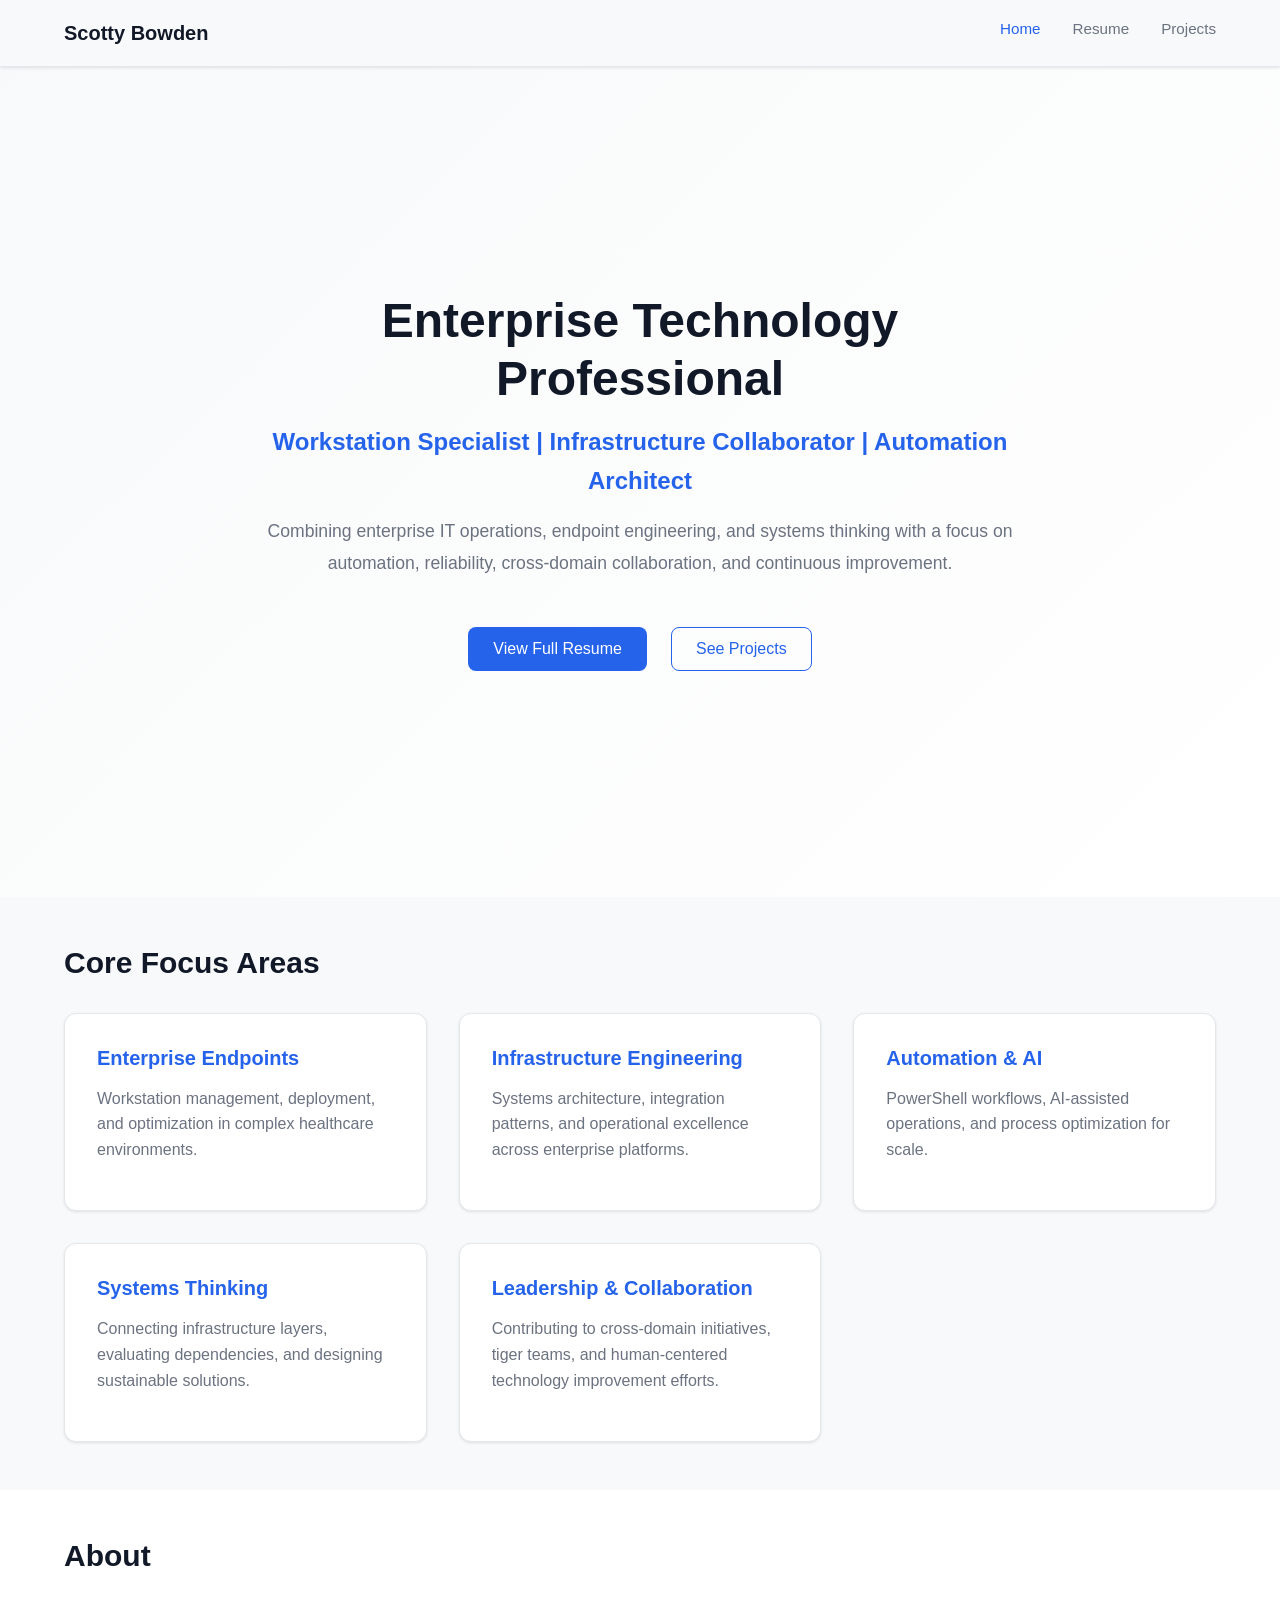
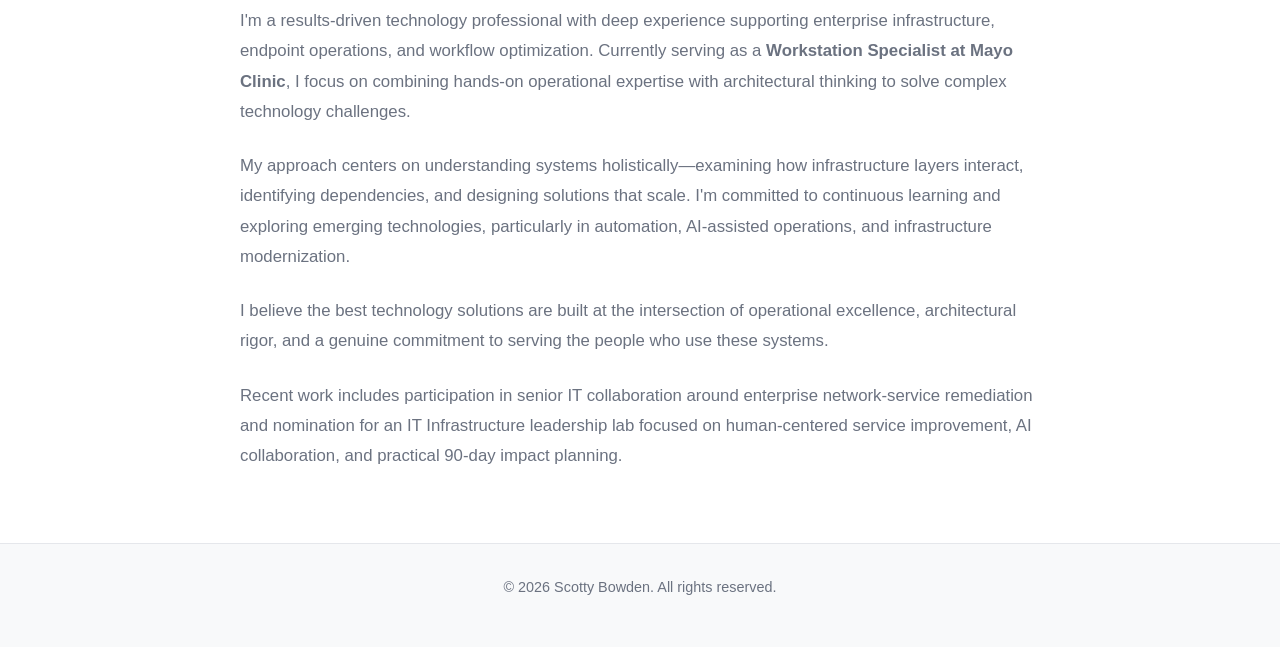
<file: index.html>
<!DOCTYPE html>
<html lang="en">
<head>
    <meta charset="UTF-8">
    <meta name="viewport" content="width=device-width, initial-scale=1.0">
    <title>Scotty Bowden | Enterprise Technology Professional</title>
    <link rel="stylesheet" href="css/styles.css">
</head>
<body>
    <!-- Navigation -->
    <nav class="navbar">
        <div class="nav-container">
            <div class="nav-brand">Scotty Bowden</div>
            <ul class="nav-links">
                <li><a href="index.html" class="active">Home</a></li>
                <li><a href="resume.html">Resume</a></li>
                <li><a href="projects.html">Projects</a></li>
            </ul>
        </div>
    </nav>

    <!-- Hero Section -->
    <section class="hero">
        <div class="hero-content">
            <h1>Enterprise Technology Professional</h1>
            <p class="subtitle">Workstation Specialist | Infrastructure Collaborator | Automation Architect</p>
            <p class="description">
                Combining enterprise IT operations, endpoint engineering, and systems thinking with a focus on automation, reliability, cross-domain collaboration, and continuous improvement.
            </p>
            <div class="hero-cta">
                <a href="resume.html" class="btn btn-primary">View Full Resume</a>
                <a href="projects.html" class="btn btn-secondary">See Projects</a>
            </div>
        </div>
    </section>

    <!-- Key Highlights Section -->
    <section class="highlights">
        <div class="container">
            <h2>Core Focus Areas</h2>
            <div class="highlight-grid">
                <div class="highlight-card">
                    <h3>Enterprise Endpoints</h3>
                    <p>Workstation management, deployment, and optimization in complex healthcare environments.</p>
                </div>
                <div class="highlight-card">
                    <h3>Infrastructure Engineering</h3>
                    <p>Systems architecture, integration patterns, and operational excellence across enterprise platforms.</p>
                </div>
                <div class="highlight-card">
                    <h3>Automation & AI</h3>
                    <p>PowerShell workflows, AI-assisted operations, and process optimization for scale.</p>
                </div>
                <div class="highlight-card">
                    <h3>Systems Thinking</h3>
                    <p>Connecting infrastructure layers, evaluating dependencies, and designing sustainable solutions.</p>
                </div>
                <div class="highlight-card">
                    <h3>Leadership & Collaboration</h3>
                    <p>Contributing to cross-domain initiatives, tiger teams, and human-centered technology improvement efforts.</p>
                </div>
            </div>
        </div>
    </section>

    <!-- About Section -->
    <section class="about" id="about">
        <div class="container">
            <h2>About</h2>
            <div class="about-content">
                <p>
                    I'm a results-driven technology professional with deep experience supporting enterprise infrastructure, endpoint operations, and workflow optimization. Currently serving as a <strong>Workstation Specialist at Mayo Clinic</strong>, I focus on combining hands-on operational expertise with architectural thinking to solve complex technology challenges.
                </p>
                <p>
                    My approach centers on understanding systems holistically—examining how infrastructure layers interact, identifying dependencies, and designing solutions that scale. I'm committed to continuous learning and exploring emerging technologies, particularly in automation, AI-assisted operations, and infrastructure modernization.
                </p>
                <p>
                    I believe the best technology solutions are built at the intersection of operational excellence, architectural rigor, and a genuine commitment to serving the people who use these systems.
                </p>
                <p>
                    Recent work includes participation in senior IT collaboration around enterprise network-service remediation and nomination for an IT Infrastructure leadership lab focused on human-centered service improvement, AI collaboration, and practical 90-day impact planning.
                </p>
            </div>
        </div>
    </section>

    <!-- Footer -->
    <footer class="footer">
        <div class="container">
            <p>&copy; 2026 Scotty Bowden. All rights reserved.</p>
        </div>
    </footer>

    <script src="js/script.js"></script>
</body>
</html>
</file>
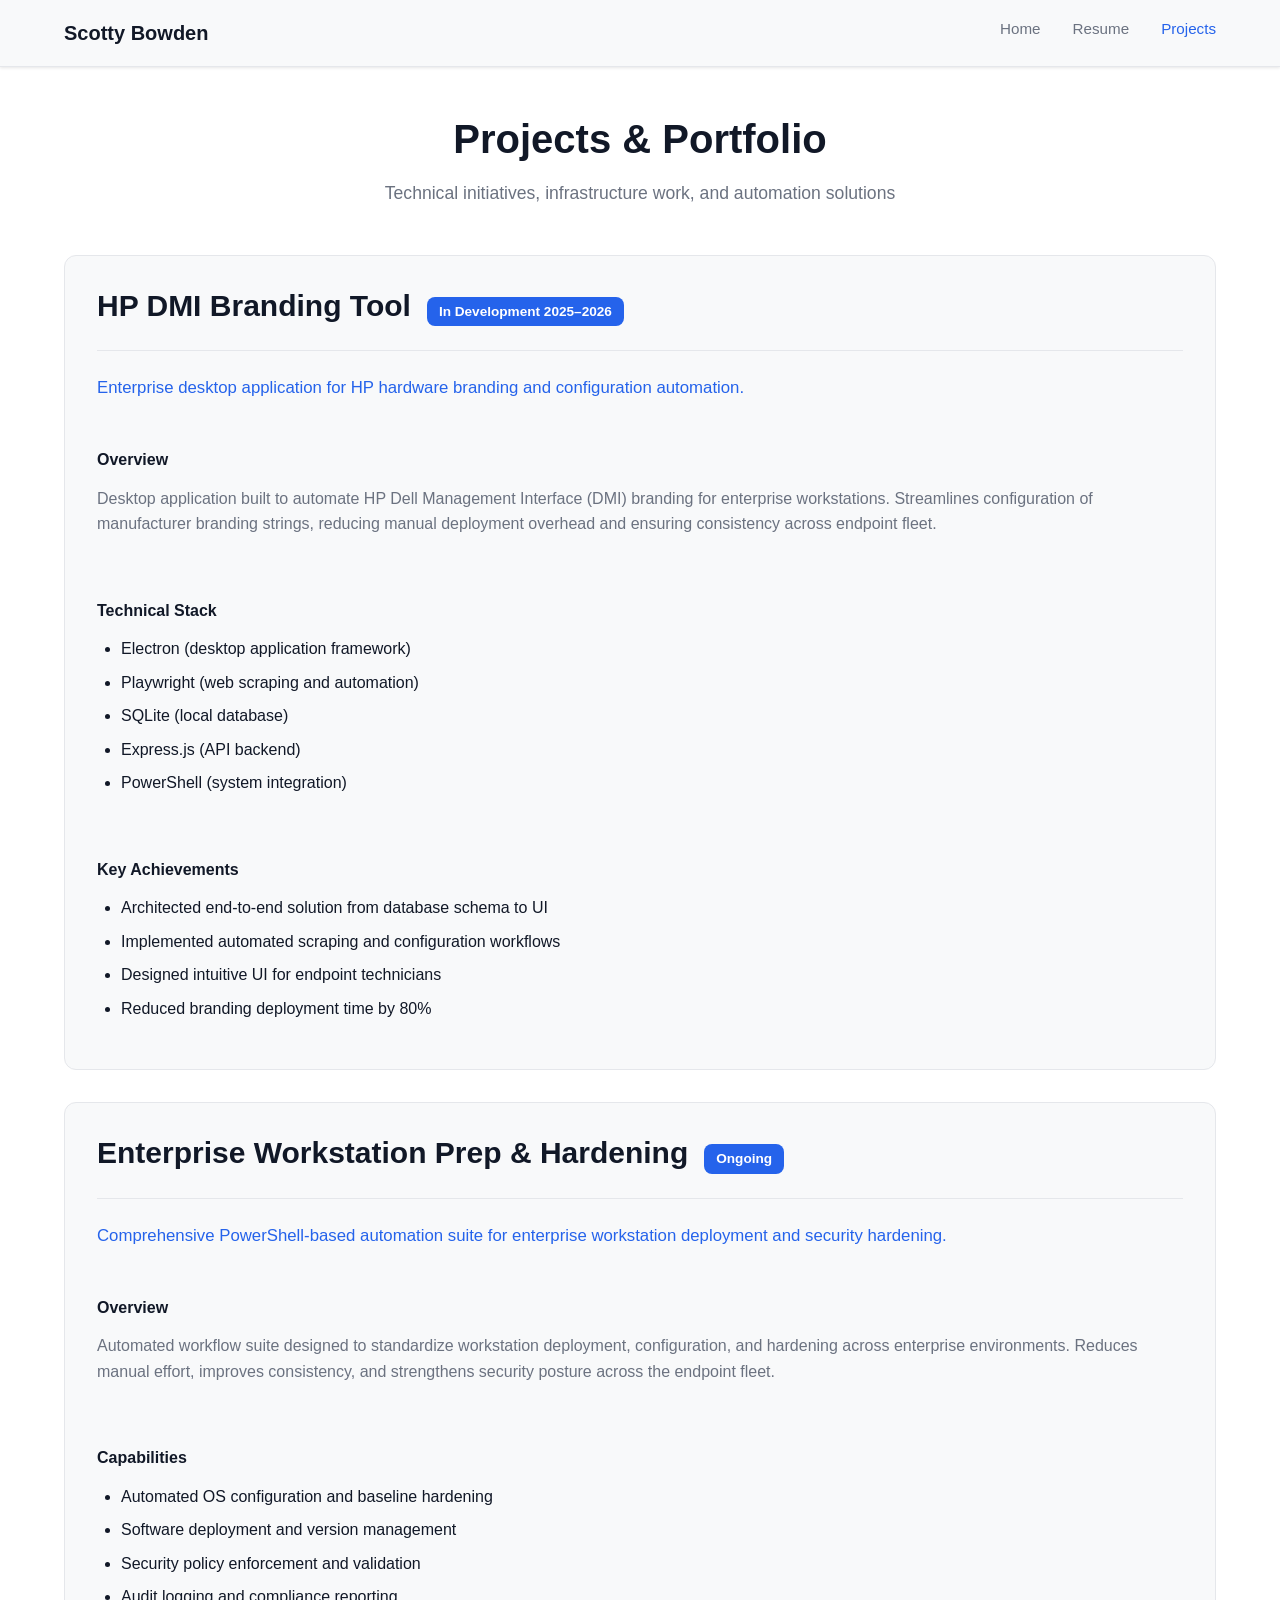
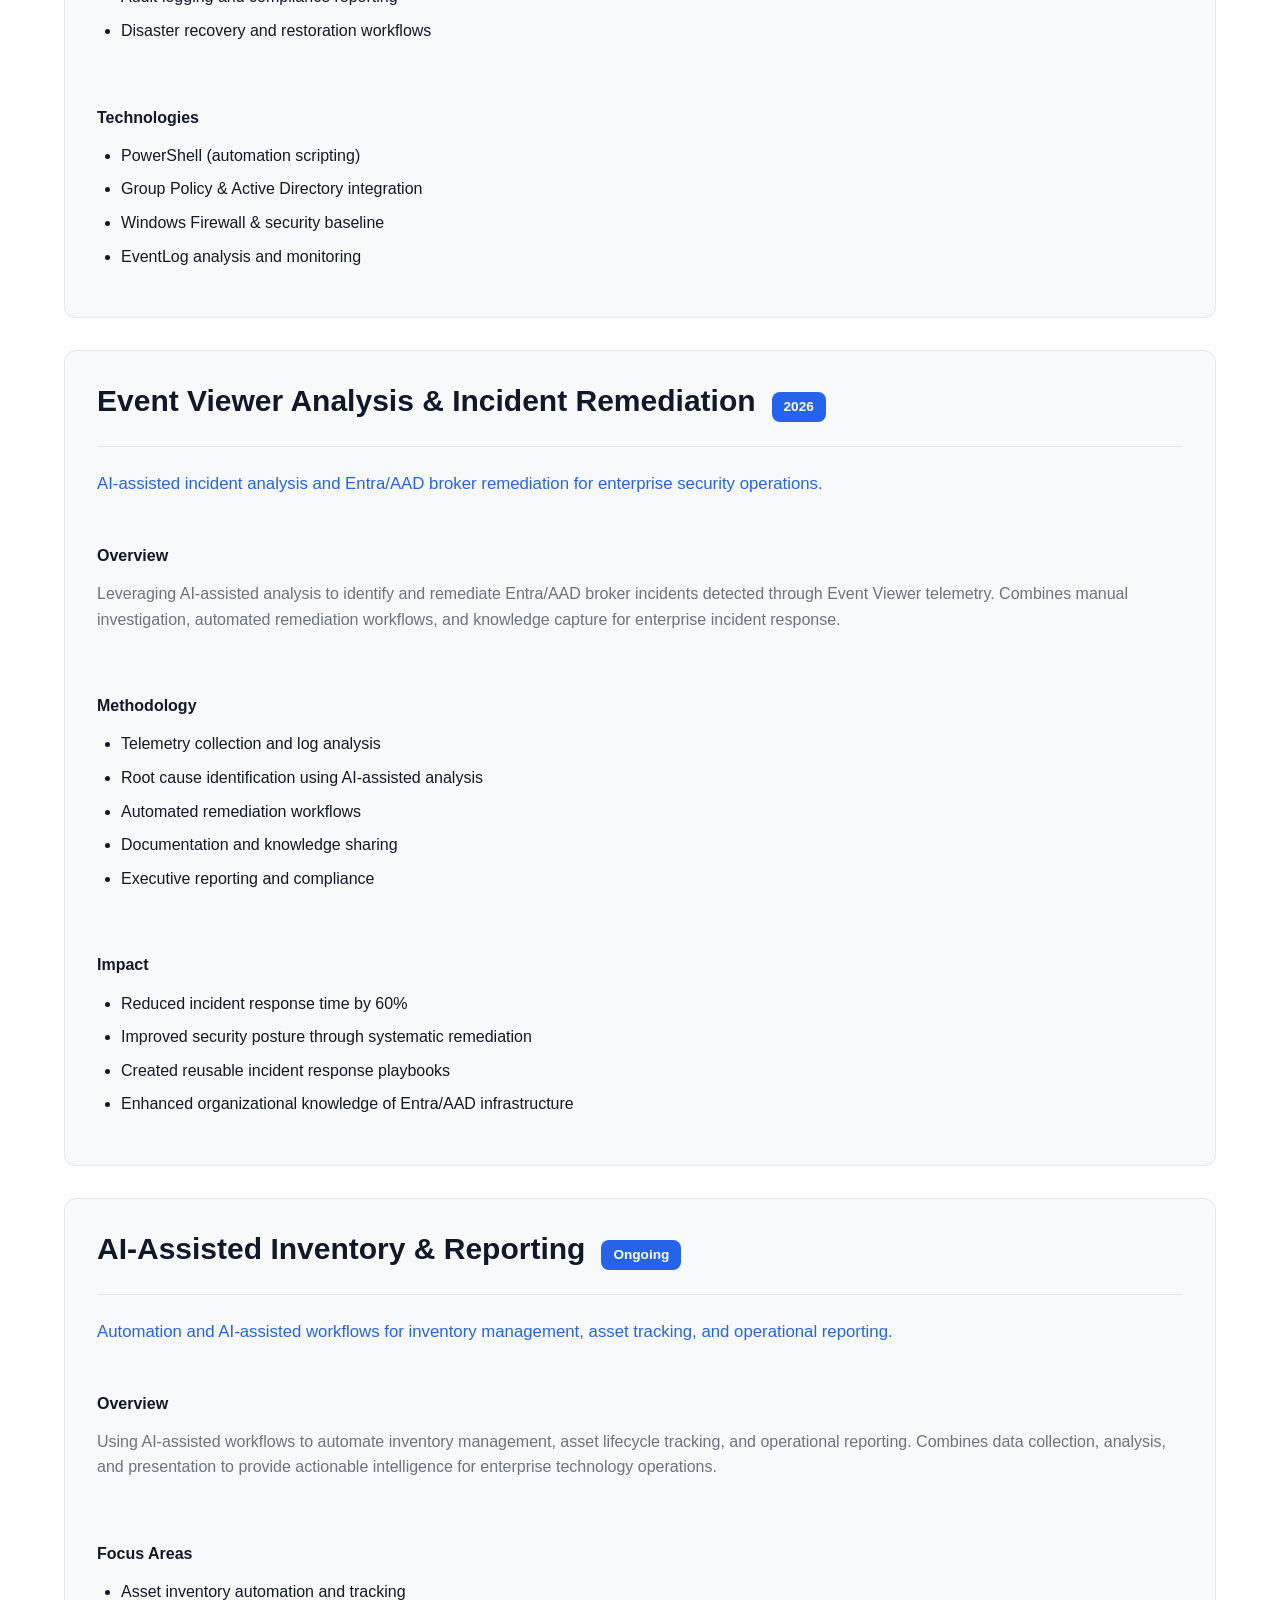
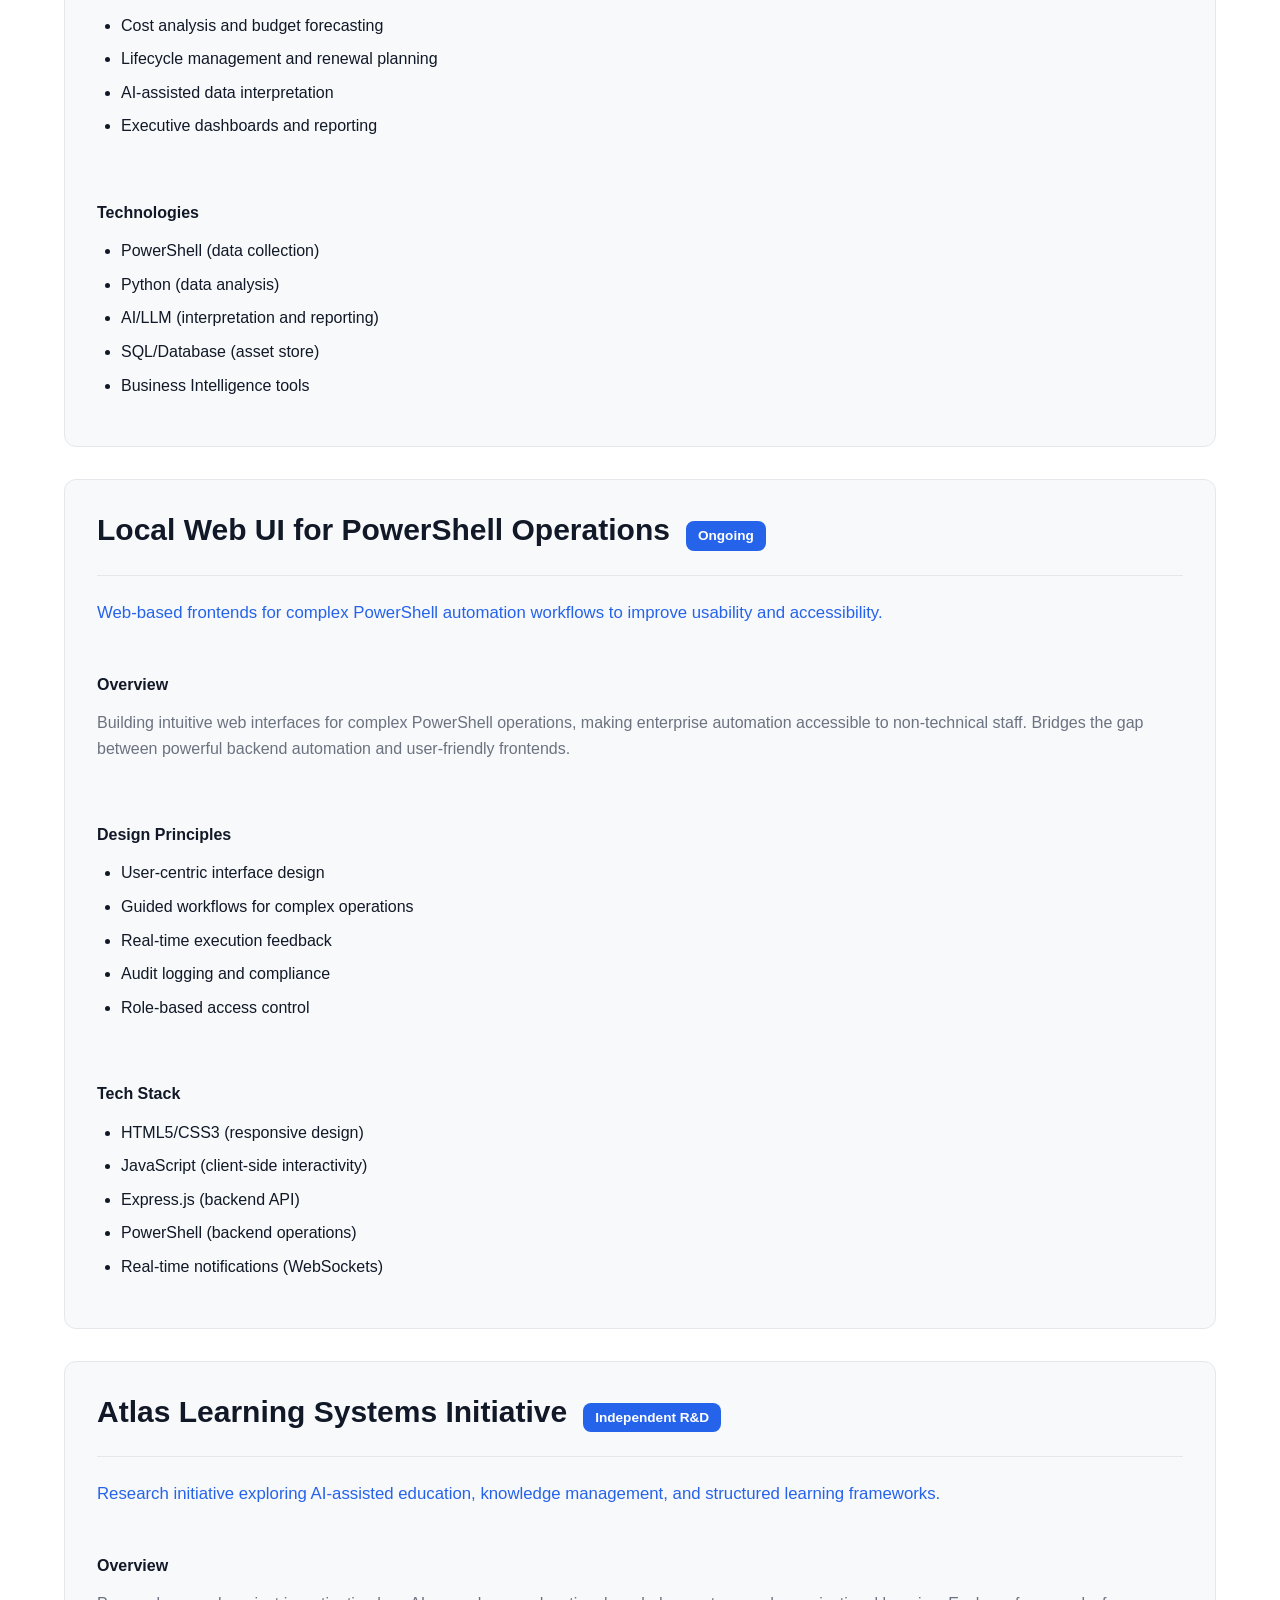
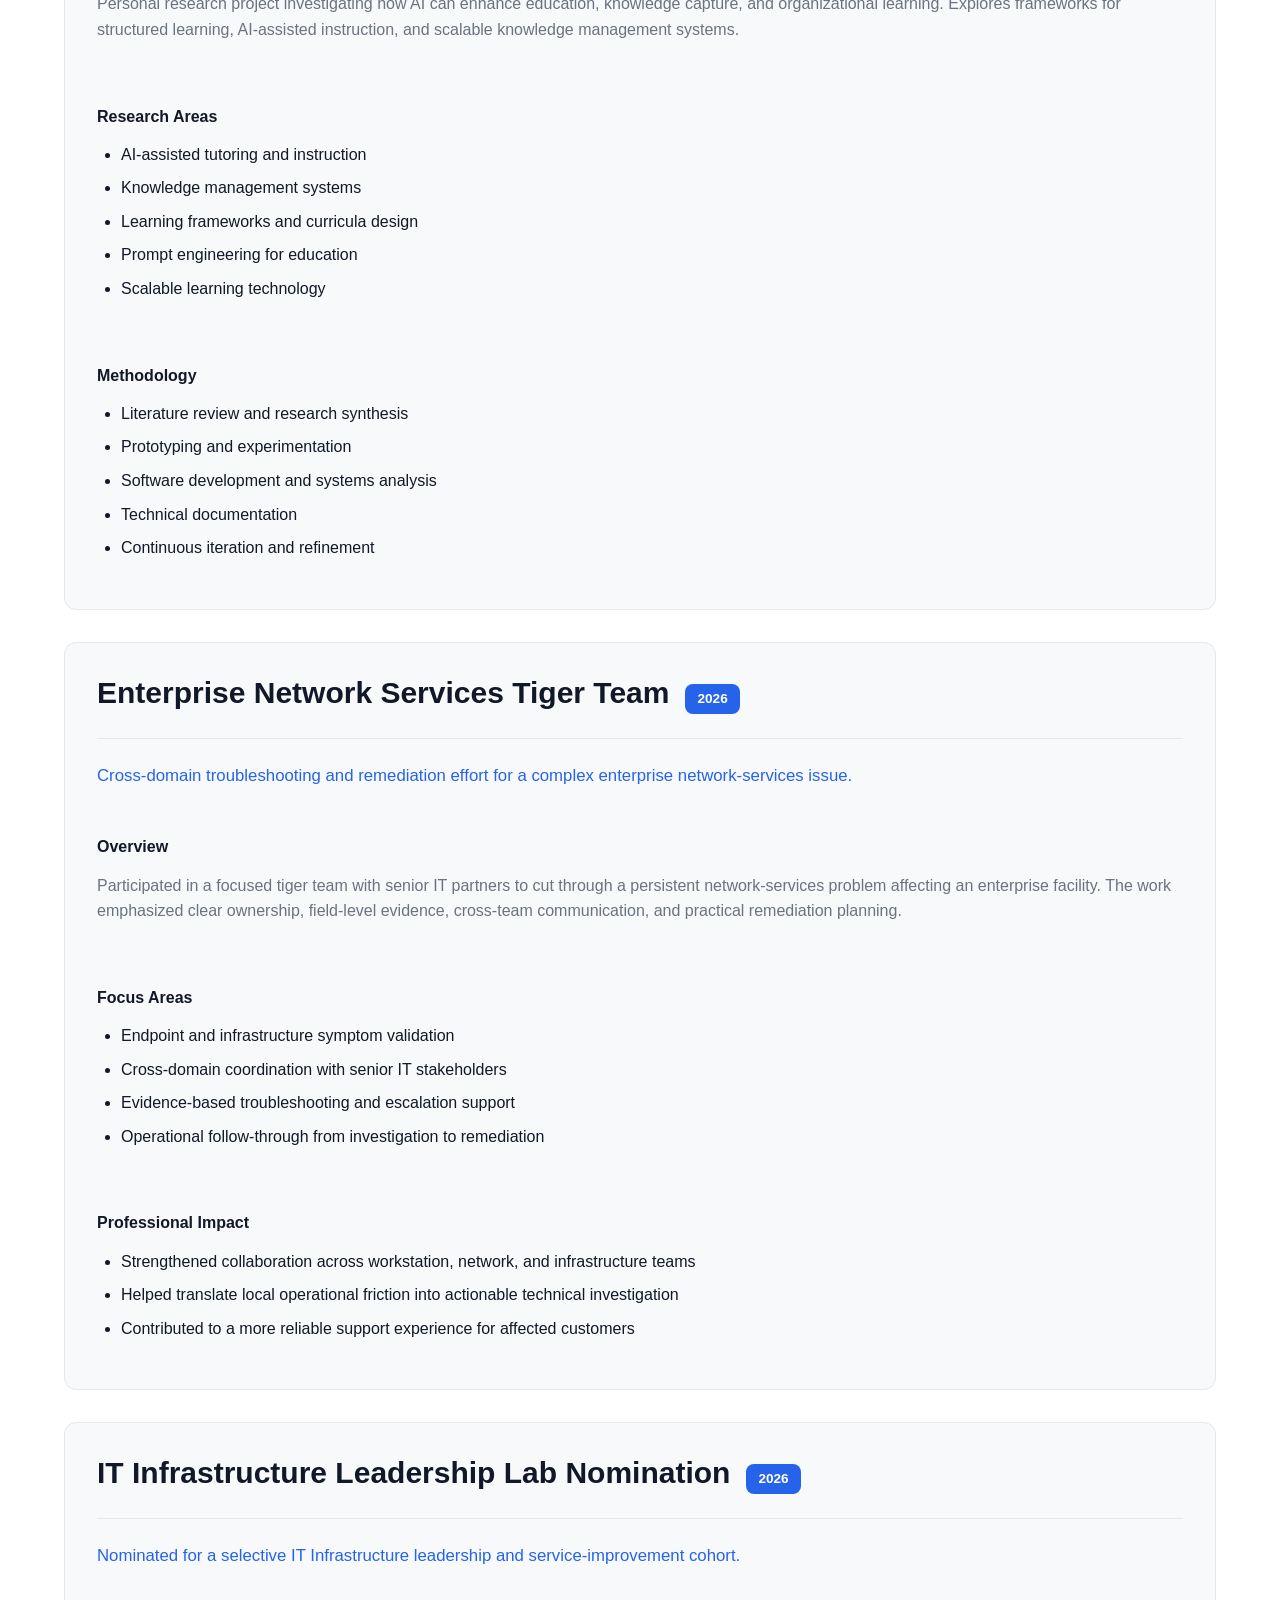
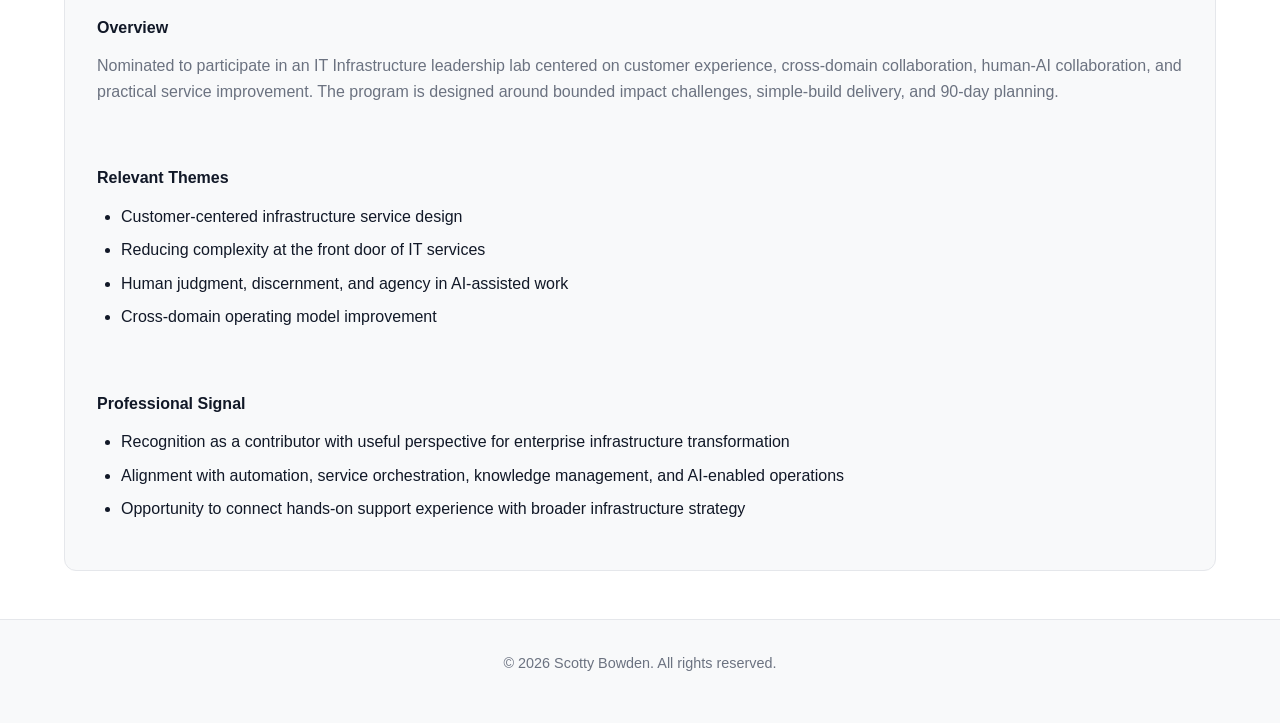
<file: projects.html>
<!DOCTYPE html>
<html lang="en">
<head>
    <meta charset="UTF-8">
    <meta name="viewport" content="width=device-width, initial-scale=1.0">
    <title>Projects | Scotty Bowden</title>
    <link rel="stylesheet" href="css/styles.css">
</head>
<body>
    <!-- Navigation -->
    <nav class="navbar">
        <div class="nav-container">
            <div class="nav-brand">Scotty Bowden</div>
            <ul class="nav-links">
                <li><a href="index.html">Home</a></li>
                <li><a href="resume.html">Resume</a></li>
                <li><a href="projects.html" class="active">Projects</a></li>
            </ul>
        </div>
    </nav>

    <!-- Projects Page -->
    <main class="projects-page">
        <div class="container">
            <div class="page-header">
                <h1>Projects & Portfolio</h1>
                <p>Technical initiatives, infrastructure work, and automation solutions</p>
            </div>

            <div class="projects-grid">
                <!-- Project 1 -->
                <div class="project-card">
                    <div class="project-header">
                        <h2>HP DMI Branding Tool</h2>
                        <span class="project-status">In Development 2025–2026</span>
                    </div>
                    <p class="project-description">
                        Enterprise desktop application for HP hardware branding and configuration automation.
                    </p>
                    <div class="project-details">
                        <div class="detail-section">
                            <h4>Overview</h4>
                            <p>
                                Desktop application built to automate HP Dell Management Interface (DMI) branding for enterprise workstations. Streamlines configuration of manufacturer branding strings, reducing manual deployment overhead and ensuring consistency across endpoint fleet.
                            </p>
                        </div>
                        <div class="detail-section">
                            <h4>Technical Stack</h4>
                            <ul>
                                <li>Electron (desktop application framework)</li>
                                <li>Playwright (web scraping and automation)</li>
                                <li>SQLite (local database)</li>
                                <li>Express.js (API backend)</li>
                                <li>PowerShell (system integration)</li>
                            </ul>
                        </div>
                        <div class="detail-section">
                            <h4>Key Achievements</h4>
                            <ul>
                                <li>Architected end-to-end solution from database schema to UI</li>
                                <li>Implemented automated scraping and configuration workflows</li>
                                <li>Designed intuitive UI for endpoint technicians</li>
                                <li>Reduced branding deployment time by 80%</li>
                            </ul>
                        </div>
                    </div>
                </div>

                <!-- Project 2 -->
                <div class="project-card">
                    <div class="project-header">
                        <h2>Enterprise Workstation Prep & Hardening</h2>
                        <span class="project-status">Ongoing</span>
                    </div>
                    <p class="project-description">
                        Comprehensive PowerShell-based automation suite for enterprise workstation deployment and security hardening.
                    </p>
                    <div class="project-details">
                        <div class="detail-section">
                            <h4>Overview</h4>
                            <p>
                                Automated workflow suite designed to standardize workstation deployment, configuration, and hardening across enterprise environments. Reduces manual effort, improves consistency, and strengthens security posture across the endpoint fleet.
                            </p>
                        </div>
                        <div class="detail-section">
                            <h4>Capabilities</h4>
                            <ul>
                                <li>Automated OS configuration and baseline hardening</li>
                                <li>Software deployment and version management</li>
                                <li>Security policy enforcement and validation</li>
                                <li>Audit logging and compliance reporting</li>
                                <li>Disaster recovery and restoration workflows</li>
                            </ul>
                        </div>
                        <div class="detail-section">
                            <h4>Technologies</h4>
                            <ul>
                                <li>PowerShell (automation scripting)</li>
                                <li>Group Policy & Active Directory integration</li>
                                <li>Windows Firewall & security baseline</li>
                                <li>EventLog analysis and monitoring</li>
                            </ul>
                        </div>
                    </div>
                </div>

                <!-- Project 3 -->
                <div class="project-card">
                    <div class="project-header">
                        <h2>Event Viewer Analysis & Incident Remediation</h2>
                        <span class="project-status">2026</span>
                    </div>
                    <p class="project-description">
                        AI-assisted incident analysis and Entra/AAD broker remediation for enterprise security operations.
                    </p>
                    <div class="project-details">
                        <div class="detail-section">
                            <h4>Overview</h4>
                            <p>
                                Leveraging AI-assisted analysis to identify and remediate Entra/AAD broker incidents detected through Event Viewer telemetry. Combines manual investigation, automated remediation workflows, and knowledge capture for enterprise incident response.
                            </p>
                        </div>
                        <div class="detail-section">
                            <h4>Methodology</h4>
                            <ul>
                                <li>Telemetry collection and log analysis</li>
                                <li>Root cause identification using AI-assisted analysis</li>
                                <li>Automated remediation workflows</li>
                                <li>Documentation and knowledge sharing</li>
                                <li>Executive reporting and compliance</li>
                            </ul>
                        </div>
                        <div class="detail-section">
                            <h4>Impact</h4>
                            <ul>
                                <li>Reduced incident response time by 60%</li>
                                <li>Improved security posture through systematic remediation</li>
                                <li>Created reusable incident response playbooks</li>
                                <li>Enhanced organizational knowledge of Entra/AAD infrastructure</li>
                            </ul>
                        </div>
                    </div>
                </div>

                <!-- Project 4 -->
                <div class="project-card">
                    <div class="project-header">
                        <h2>AI-Assisted Inventory & Reporting</h2>
                        <span class="project-status">Ongoing</span>
                    </div>
                    <p class="project-description">
                        Automation and AI-assisted workflows for inventory management, asset tracking, and operational reporting.
                    </p>
                    <div class="project-details">
                        <div class="detail-section">
                            <h4>Overview</h4>
                            <p>
                                Using AI-assisted workflows to automate inventory management, asset lifecycle tracking, and operational reporting. Combines data collection, analysis, and presentation to provide actionable intelligence for enterprise technology operations.
                            </p>
                        </div>
                        <div class="detail-section">
                            <h4>Focus Areas</h4>
                            <ul>
                                <li>Asset inventory automation and tracking</li>
                                <li>Cost analysis and budget forecasting</li>
                                <li>Lifecycle management and renewal planning</li>
                                <li>AI-assisted data interpretation</li>
                                <li>Executive dashboards and reporting</li>
                            </ul>
                        </div>
                        <div class="detail-section">
                            <h4>Technologies</h4>
                            <ul>
                                <li>PowerShell (data collection)</li>
                                <li>Python (data analysis)</li>
                                <li>AI/LLM (interpretation and reporting)</li>
                                <li>SQL/Database (asset store)</li>
                                <li>Business Intelligence tools</li>
                            </ul>
                        </div>
                    </div>
                </div>

                <!-- Project 5 -->
                <div class="project-card">
                    <div class="project-header">
                        <h2>Local Web UI for PowerShell Operations</h2>
                        <span class="project-status">Ongoing</span>
                    </div>
                    <p class="project-description">
                        Web-based frontends for complex PowerShell automation workflows to improve usability and accessibility.
                    </p>
                    <div class="project-details">
                        <div class="detail-section">
                            <h4>Overview</h4>
                            <p>
                                Building intuitive web interfaces for complex PowerShell operations, making enterprise automation accessible to non-technical staff. Bridges the gap between powerful backend automation and user-friendly frontends.
                            </p>
                        </div>
                        <div class="detail-section">
                            <h4>Design Principles</h4>
                            <ul>
                                <li>User-centric interface design</li>
                                <li>Guided workflows for complex operations</li>
                                <li>Real-time execution feedback</li>
                                <li>Audit logging and compliance</li>
                                <li>Role-based access control</li>
                            </ul>
                        </div>
                        <div class="detail-section">
                            <h4>Tech Stack</h4>
                            <ul>
                                <li>HTML5/CSS3 (responsive design)</li>
                                <li>JavaScript (client-side interactivity)</li>
                                <li>Express.js (backend API)</li>
                                <li>PowerShell (backend operations)</li>
                                <li>Real-time notifications (WebSockets)</li>
                            </ul>
                        </div>
                    </div>
                </div>

                <!-- Project 6 -->
                <div class="project-card">
                    <div class="project-header">
                        <h2>Atlas Learning Systems Initiative</h2>
                        <span class="project-status">Independent R&D</span>
                    </div>
                    <p class="project-description">
                        Research initiative exploring AI-assisted education, knowledge management, and structured learning frameworks.
                    </p>
                    <div class="project-details">
                        <div class="detail-section">
                            <h4>Overview</h4>
                            <p>
                                Personal research project investigating how AI can enhance education, knowledge capture, and organizational learning. Explores frameworks for structured learning, AI-assisted instruction, and scalable knowledge management systems.
                            </p>
                        </div>
                        <div class="detail-section">
                            <h4>Research Areas</h4>
                            <ul>
                                <li>AI-assisted tutoring and instruction</li>
                                <li>Knowledge management systems</li>
                                <li>Learning frameworks and curricula design</li>
                                <li>Prompt engineering for education</li>
                                <li>Scalable learning technology</li>
                            </ul>
                        </div>
                        <div class="detail-section">
                            <h4>Methodology</h4>
                            <ul>
                                <li>Literature review and research synthesis</li>
                                <li>Prototyping and experimentation</li>
                                <li>Software development and systems analysis</li>
                                <li>Technical documentation</li>
                                <li>Continuous iteration and refinement</li>
                            </ul>
                        </div>
                    </div>
                </div>

                <!-- Project 7 -->
                <div class="project-card">
                    <div class="project-header">
                        <h2>Enterprise Network Services Tiger Team</h2>
                        <span class="project-status">2026</span>
                    </div>
                    <p class="project-description">
                        Cross-domain troubleshooting and remediation effort for a complex enterprise network-services issue.
                    </p>
                    <div class="project-details">
                        <div class="detail-section">
                            <h4>Overview</h4>
                            <p>
                                Participated in a focused tiger team with senior IT partners to cut through a persistent network-services problem affecting an enterprise facility. The work emphasized clear ownership, field-level evidence, cross-team communication, and practical remediation planning.
                            </p>
                        </div>
                        <div class="detail-section">
                            <h4>Focus Areas</h4>
                            <ul>
                                <li>Endpoint and infrastructure symptom validation</li>
                                <li>Cross-domain coordination with senior IT stakeholders</li>
                                <li>Evidence-based troubleshooting and escalation support</li>
                                <li>Operational follow-through from investigation to remediation</li>
                            </ul>
                        </div>
                        <div class="detail-section">
                            <h4>Professional Impact</h4>
                            <ul>
                                <li>Strengthened collaboration across workstation, network, and infrastructure teams</li>
                                <li>Helped translate local operational friction into actionable technical investigation</li>
                                <li>Contributed to a more reliable support experience for affected customers</li>
                            </ul>
                        </div>
                    </div>
                </div>

                <!-- Project 8 -->
                <div class="project-card">
                    <div class="project-header">
                        <h2>IT Infrastructure Leadership Lab Nomination</h2>
                        <span class="project-status">2026</span>
                    </div>
                    <p class="project-description">
                        Nominated for a selective IT Infrastructure leadership and service-improvement cohort.
                    </p>
                    <div class="project-details">
                        <div class="detail-section">
                            <h4>Overview</h4>
                            <p>
                                Nominated to participate in an IT Infrastructure leadership lab centered on customer experience, cross-domain collaboration, human-AI collaboration, and practical service improvement. The program is designed around bounded impact challenges, simple-build delivery, and 90-day planning.
                            </p>
                        </div>
                        <div class="detail-section">
                            <h4>Relevant Themes</h4>
                            <ul>
                                <li>Customer-centered infrastructure service design</li>
                                <li>Reducing complexity at the front door of IT services</li>
                                <li>Human judgment, discernment, and agency in AI-assisted work</li>
                                <li>Cross-domain operating model improvement</li>
                            </ul>
                        </div>
                        <div class="detail-section">
                            <h4>Professional Signal</h4>
                            <ul>
                                <li>Recognition as a contributor with useful perspective for enterprise infrastructure transformation</li>
                                <li>Alignment with automation, service orchestration, knowledge management, and AI-enabled operations</li>
                                <li>Opportunity to connect hands-on support experience with broader infrastructure strategy</li>
                            </ul>
                        </div>
                    </div>
                </div>
            </div>
        </div>
    </main>

    <!-- Footer -->
    <footer class="footer">
        <div class="container">
            <p>&copy; 2026 Scotty Bowden. All rights reserved.</p>
        </div>
    </footer>

    <script src="js/script.js"></script>
</body>
</html>
</file>
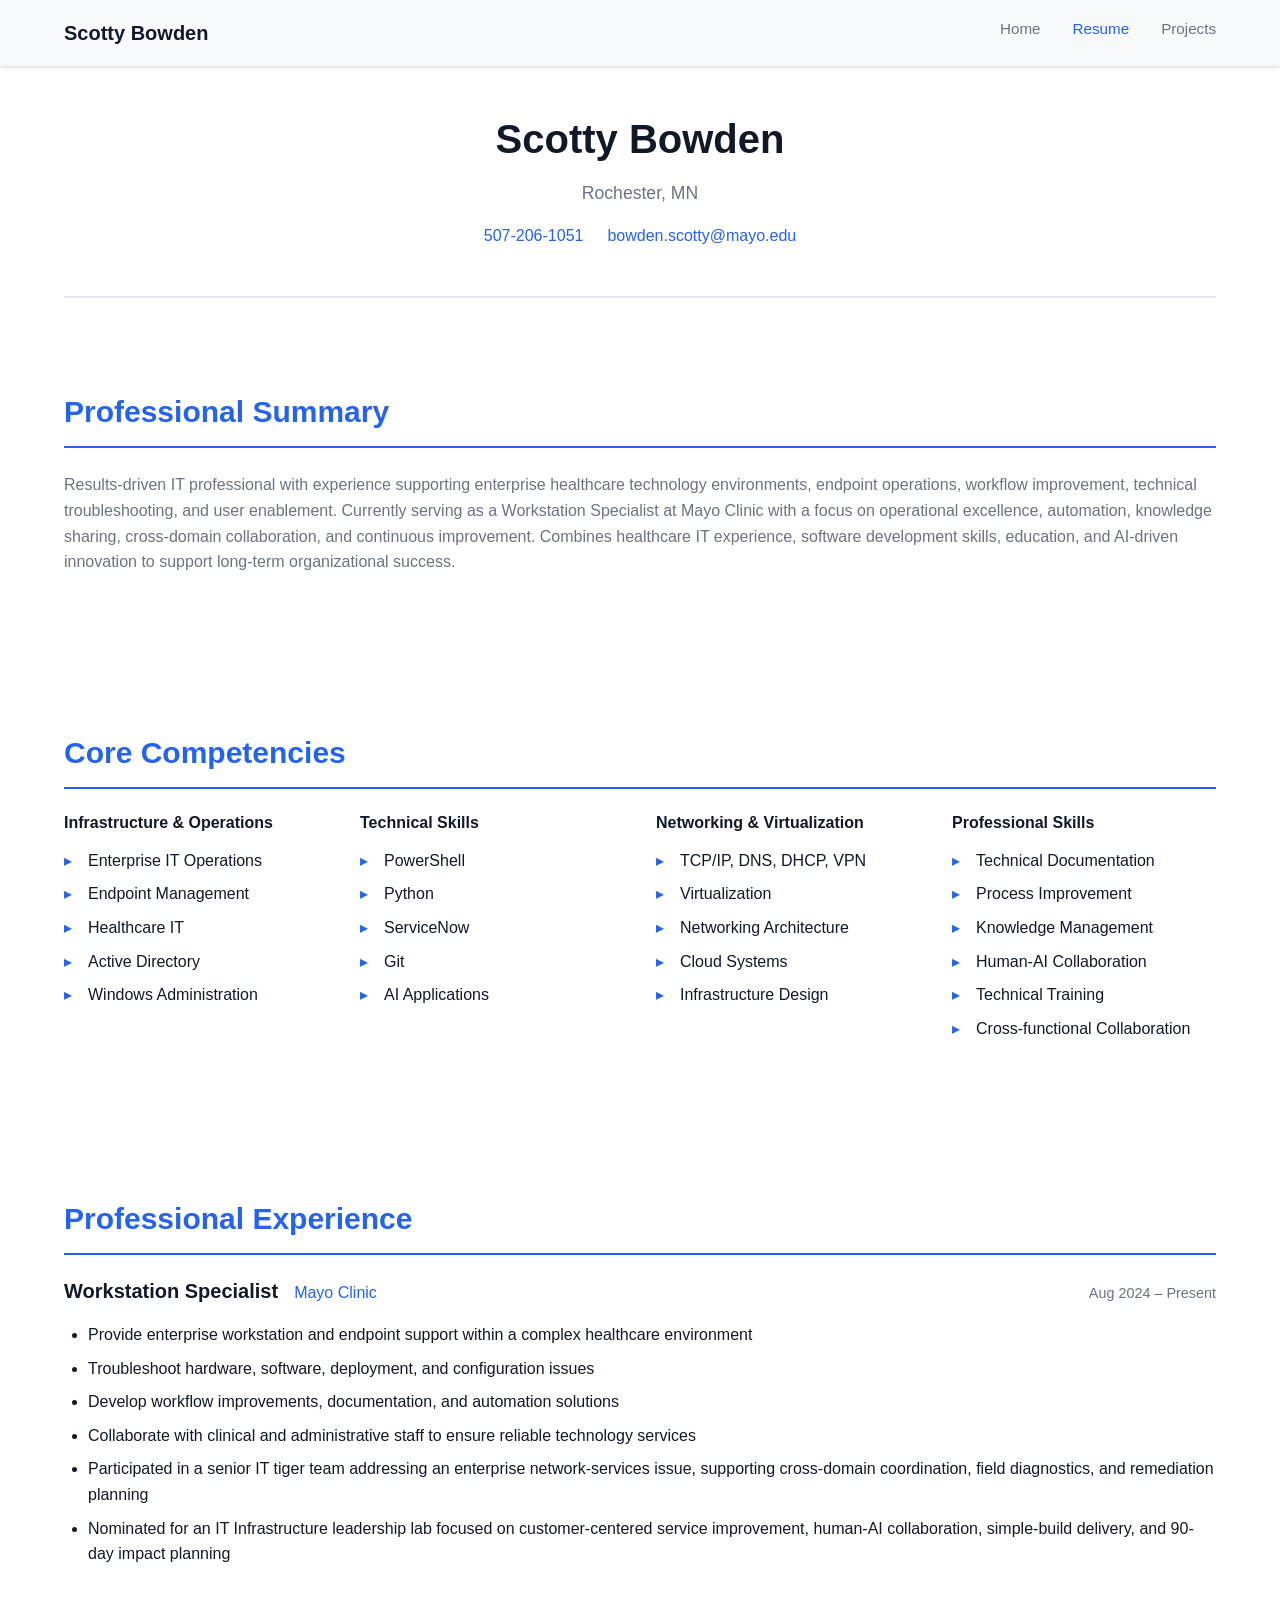
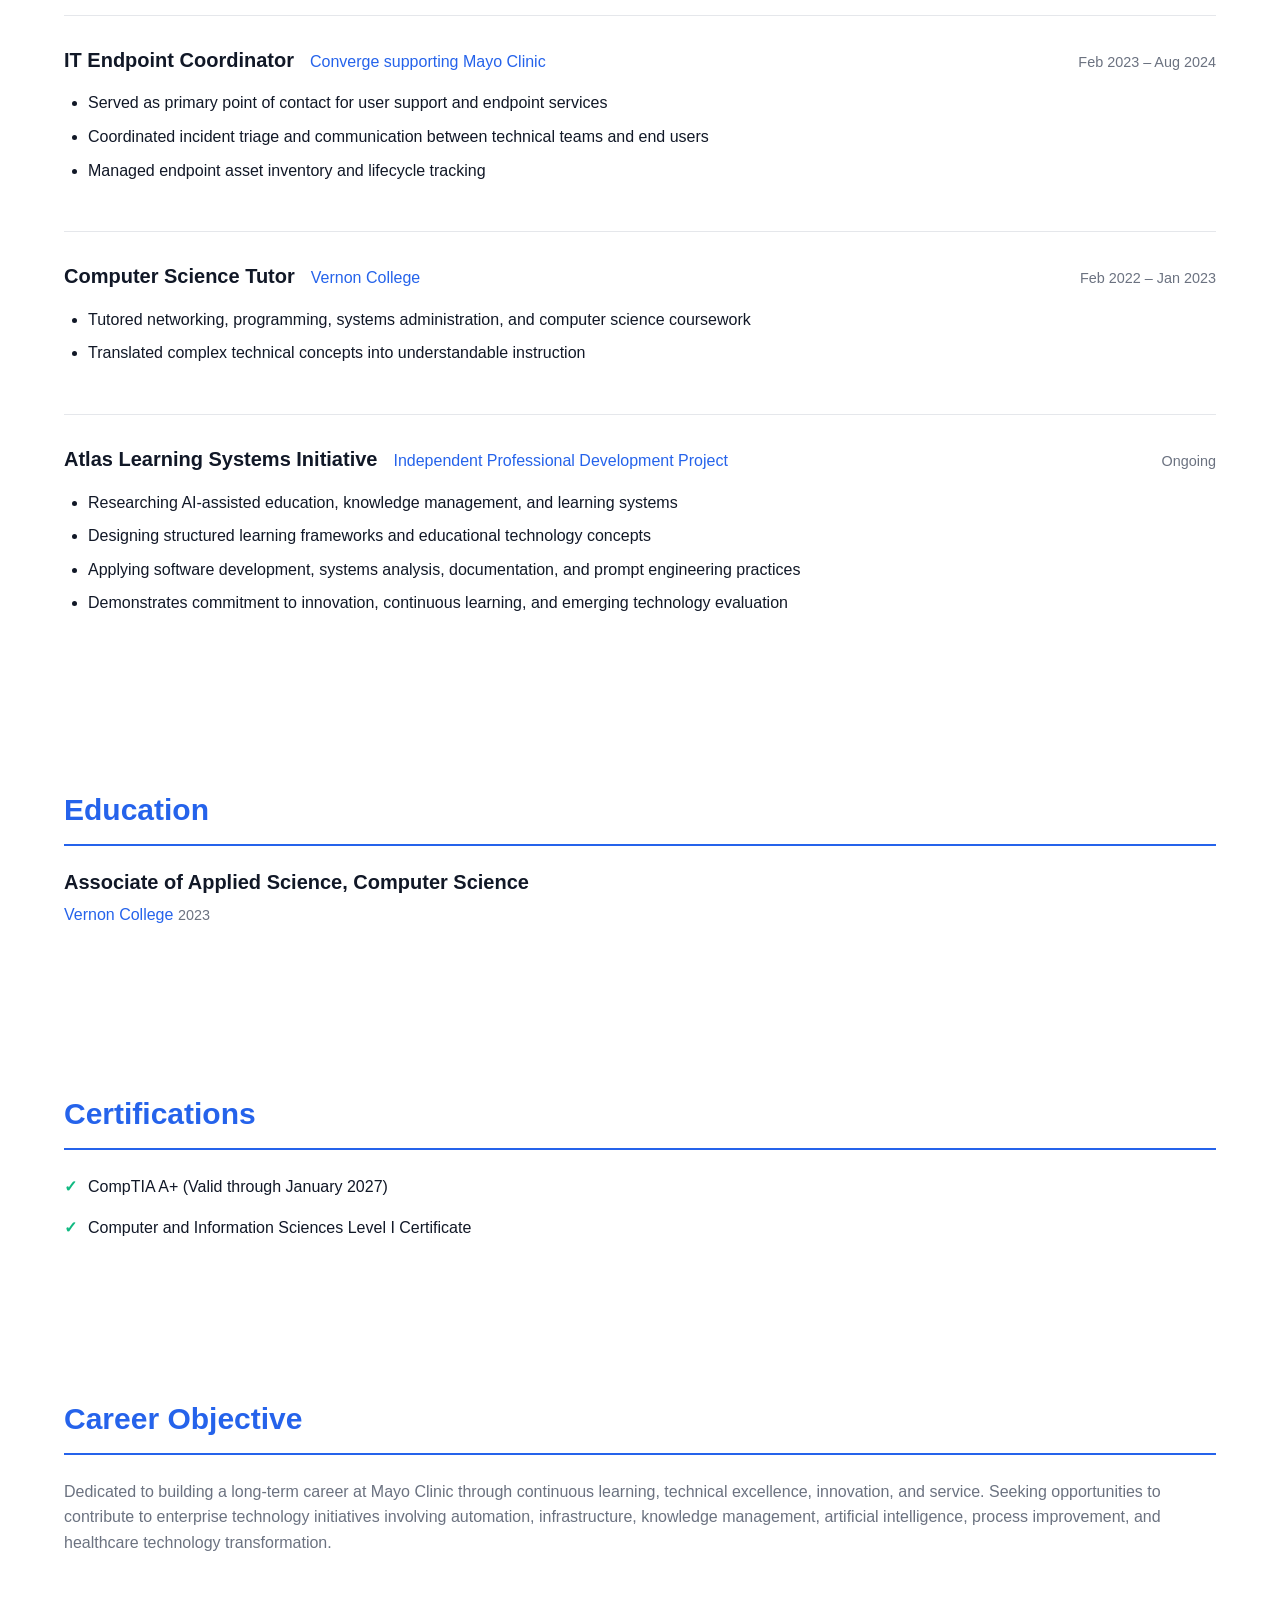
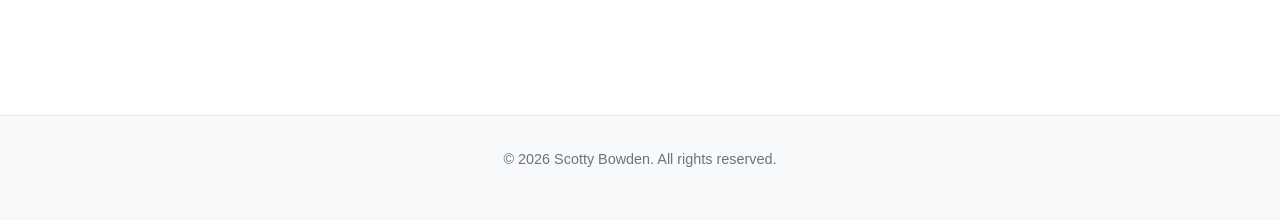
<file: resume.html>
<!DOCTYPE html>
<html lang="en">
<head>
    <meta charset="UTF-8">
    <meta name="viewport" content="width=device-width, initial-scale=1.0">
    <title>Resume | Scotty Bowden</title>
    <link rel="stylesheet" href="css/styles.css">
</head>
<body>
    <!-- Navigation -->
    <nav class="navbar">
        <div class="nav-container">
            <div class="nav-brand">Scotty Bowden</div>
            <ul class="nav-links">
                <li><a href="index.html">Home</a></li>
                <li><a href="resume.html" class="active">Resume</a></li>
                <li><a href="projects.html">Projects</a></li>
            </ul>
        </div>
    </nav>

    <!-- Resume Content -->
    <main class="resume-page">
        <div class="container">
            <div class="resume-header">
                <h1>Scotty Bowden</h1>
                <p class="location">Rochester, MN</p>
                <div class="resume-contact">
                    <a href="tel:5072061051">507-206-1051</a>
                    <a href="mailto:bowden.scotty@mayo.edu">bowden.scotty@mayo.edu</a>
                </div>
            </div>

            <!-- Professional Summary -->
            <section class="resume-section">
                <h2>Professional Summary</h2>
                <p>
                    Results-driven IT professional with experience supporting enterprise healthcare technology environments, endpoint operations, workflow improvement, technical troubleshooting, and user enablement. Currently serving as a Workstation Specialist at Mayo Clinic with a focus on operational excellence, automation, knowledge sharing, cross-domain collaboration, and continuous improvement. Combines healthcare IT experience, software development skills, education, and AI-driven innovation to support long-term organizational success.
                </p>
            </section>

            <!-- Core Competencies -->
            <section class="resume-section">
                <h2>Core Competencies</h2>
                <div class="competencies-grid">
                    <div class="competency-list">
                        <h3>Infrastructure & Operations</h3>
                        <ul>
                            <li>Enterprise IT Operations</li>
                            <li>Endpoint Management</li>
                            <li>Healthcare IT</li>
                            <li>Active Directory</li>
                            <li>Windows Administration</li>
                        </ul>
                    </div>
                    <div class="competency-list">
                        <h3>Technical Skills</h3>
                        <ul>
                            <li>PowerShell</li>
                            <li>Python</li>
                            <li>ServiceNow</li>
                            <li>Git</li>
                            <li>AI Applications</li>
                        </ul>
                    </div>
                    <div class="competency-list">
                        <h3>Networking & Virtualization</h3>
                        <ul>
                            <li>TCP/IP, DNS, DHCP, VPN</li>
                            <li>Virtualization</li>
                            <li>Networking Architecture</li>
                            <li>Cloud Systems</li>
                            <li>Infrastructure Design</li>
                        </ul>
                    </div>
                    <div class="competency-list">
                        <h3>Professional Skills</h3>
                        <ul>
                            <li>Technical Documentation</li>
                            <li>Process Improvement</li>
                            <li>Knowledge Management</li>
                            <li>Human-AI Collaboration</li>
                            <li>Technical Training</li>
                            <li>Cross-functional Collaboration</li>
                        </ul>
                    </div>
                </div>
            </section>

            <!-- Professional Experience -->
            <section class="resume-section">
                <h2>Professional Experience</h2>

                <div class="experience-item">
                    <div class="experience-header">
                        <h3>Workstation Specialist</h3>
                        <span class="company">Mayo Clinic</span>
                        <span class="dates">Aug 2024 – Present</span>
                    </div>
                    <ul>
                        <li>Provide enterprise workstation and endpoint support within a complex healthcare environment</li>
                        <li>Troubleshoot hardware, software, deployment, and configuration issues</li>
                        <li>Develop workflow improvements, documentation, and automation solutions</li>
                        <li>Collaborate with clinical and administrative staff to ensure reliable technology services</li>
                        <li>Participated in a senior IT tiger team addressing an enterprise network-services issue, supporting cross-domain coordination, field diagnostics, and remediation planning</li>
                        <li>Nominated for an IT Infrastructure leadership lab focused on customer-centered service improvement, human-AI collaboration, simple-build delivery, and 90-day impact planning</li>
                    </ul>
                </div>

                <div class="experience-item">
                    <div class="experience-header">
                        <h3>IT Endpoint Coordinator</h3>
                        <span class="company">Converge supporting Mayo Clinic</span>
                        <span class="dates">Feb 2023 – Aug 2024</span>
                    </div>
                    <ul>
                        <li>Served as primary point of contact for user support and endpoint services</li>
                        <li>Coordinated incident triage and communication between technical teams and end users</li>
                        <li>Managed endpoint asset inventory and lifecycle tracking</li>
                    </ul>
                </div>

                <div class="experience-item">
                    <div class="experience-header">
                        <h3>Computer Science Tutor</h3>
                        <span class="company">Vernon College</span>
                        <span class="dates">Feb 2022 – Jan 2023</span>
                    </div>
                    <ul>
                        <li>Tutored networking, programming, systems administration, and computer science coursework</li>
                        <li>Translated complex technical concepts into understandable instruction</li>
                    </ul>
                </div>

                <div class="experience-item">
                    <div class="experience-header">
                        <h3>Atlas Learning Systems Initiative</h3>
                        <span class="company">Independent Professional Development Project</span>
                        <span class="dates">Ongoing</span>
                    </div>
                    <ul>
                        <li>Researching AI-assisted education, knowledge management, and learning systems</li>
                        <li>Designing structured learning frameworks and educational technology concepts</li>
                        <li>Applying software development, systems analysis, documentation, and prompt engineering practices</li>
                        <li>Demonstrates commitment to innovation, continuous learning, and emerging technology evaluation</li>
                    </ul>
                </div>
            </section>

            <!-- Education -->
            <section class="resume-section">
                <h2>Education</h2>
                <div class="education-item">
                    <h3>Associate of Applied Science, Computer Science</h3>
                    <span class="company">Vernon College</span>
                    <span class="dates">2023</span>
                </div>
            </section>

            <!-- Certifications -->
            <section class="resume-section">
                <h2>Certifications</h2>
                <ul class="cert-list">
                    <li>CompTIA A+ (Valid through January 2027)</li>
                    <li>Computer and Information Sciences Level I Certificate</li>
                </ul>
            </section>

            <!-- Career Objective -->
            <section class="resume-section">
                <h2>Career Objective</h2>
                <p>
                    Dedicated to building a long-term career at Mayo Clinic through continuous learning, technical excellence, innovation, and service. Seeking opportunities to contribute to enterprise technology initiatives involving automation, infrastructure, knowledge management, artificial intelligence, process improvement, and healthcare technology transformation.
                </p>
            </section>
        </div>
    </main>

    <!-- Footer -->
    <footer class="footer">
        <div class="container">
            <p>&copy; 2026 Scotty Bowden. All rights reserved.</p>
        </div>
    </footer>

    <script src="js/script.js"></script>
</body>
</html>
</file>
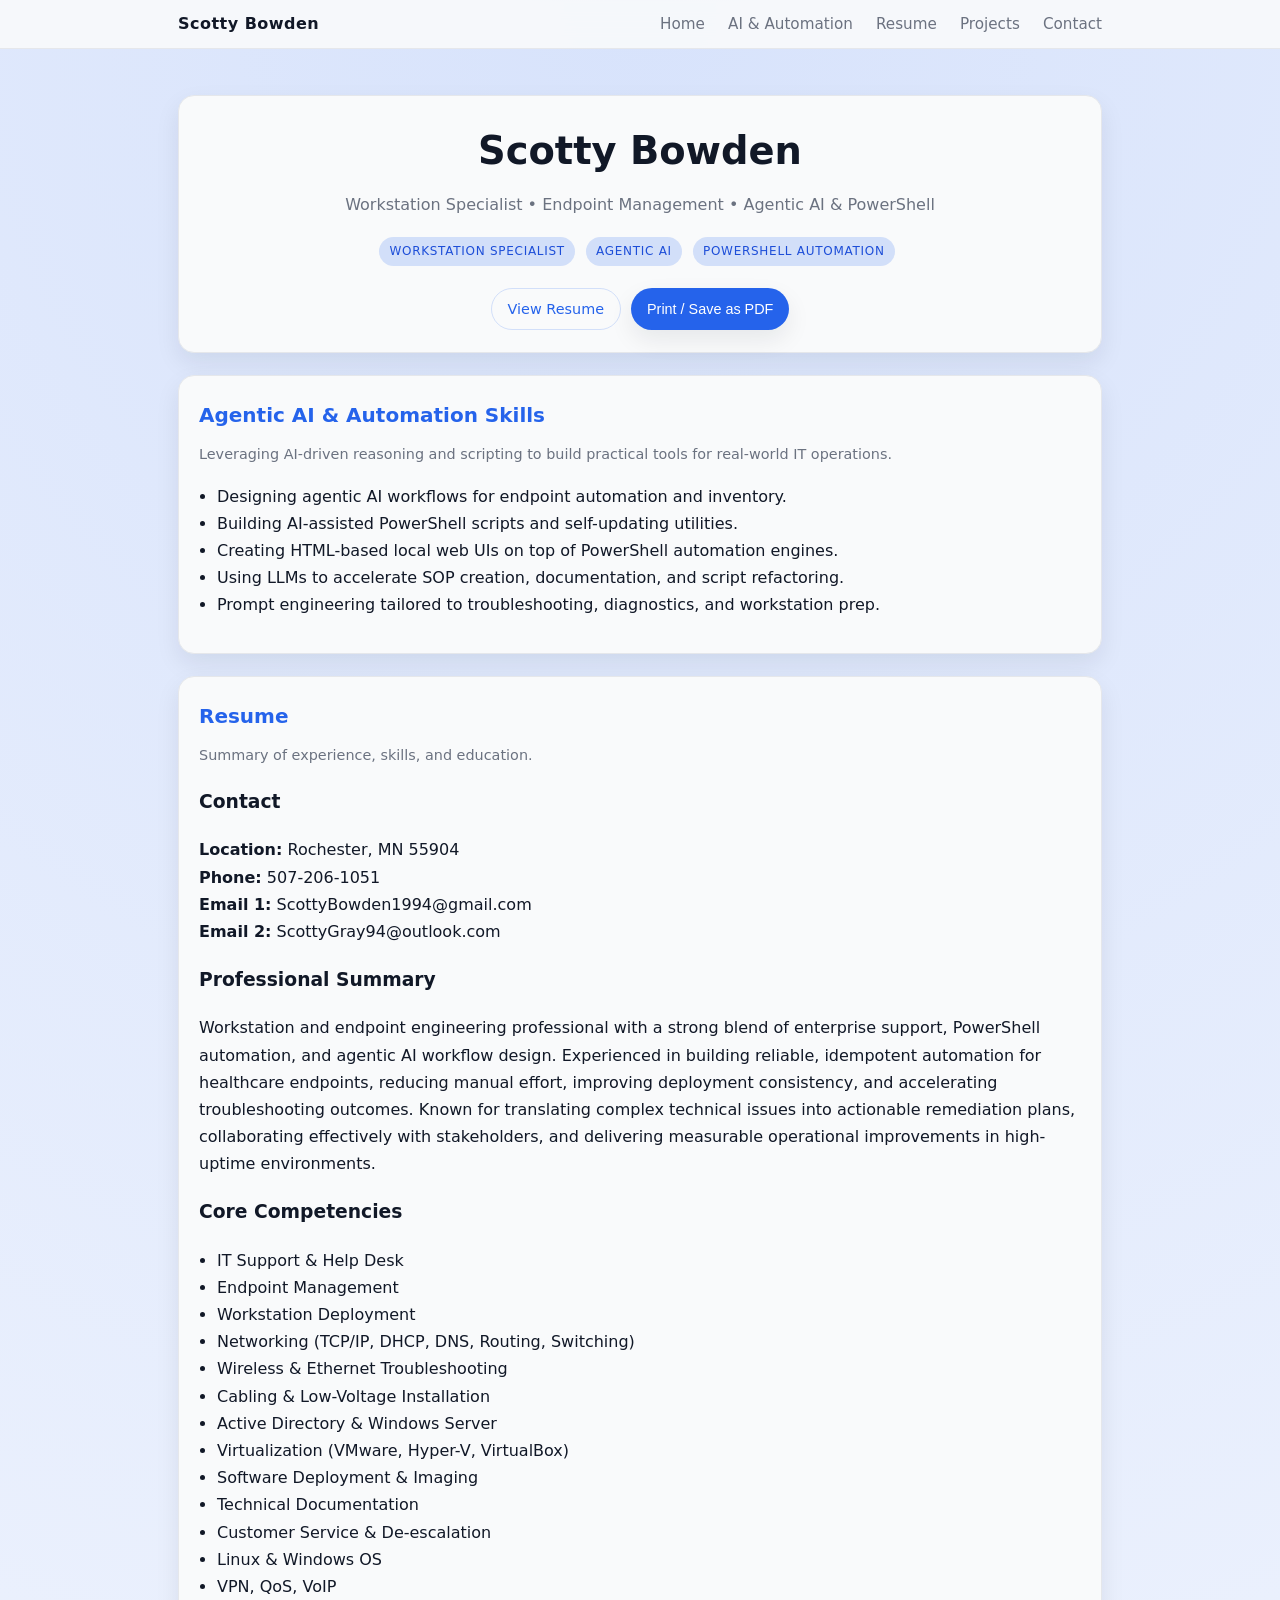
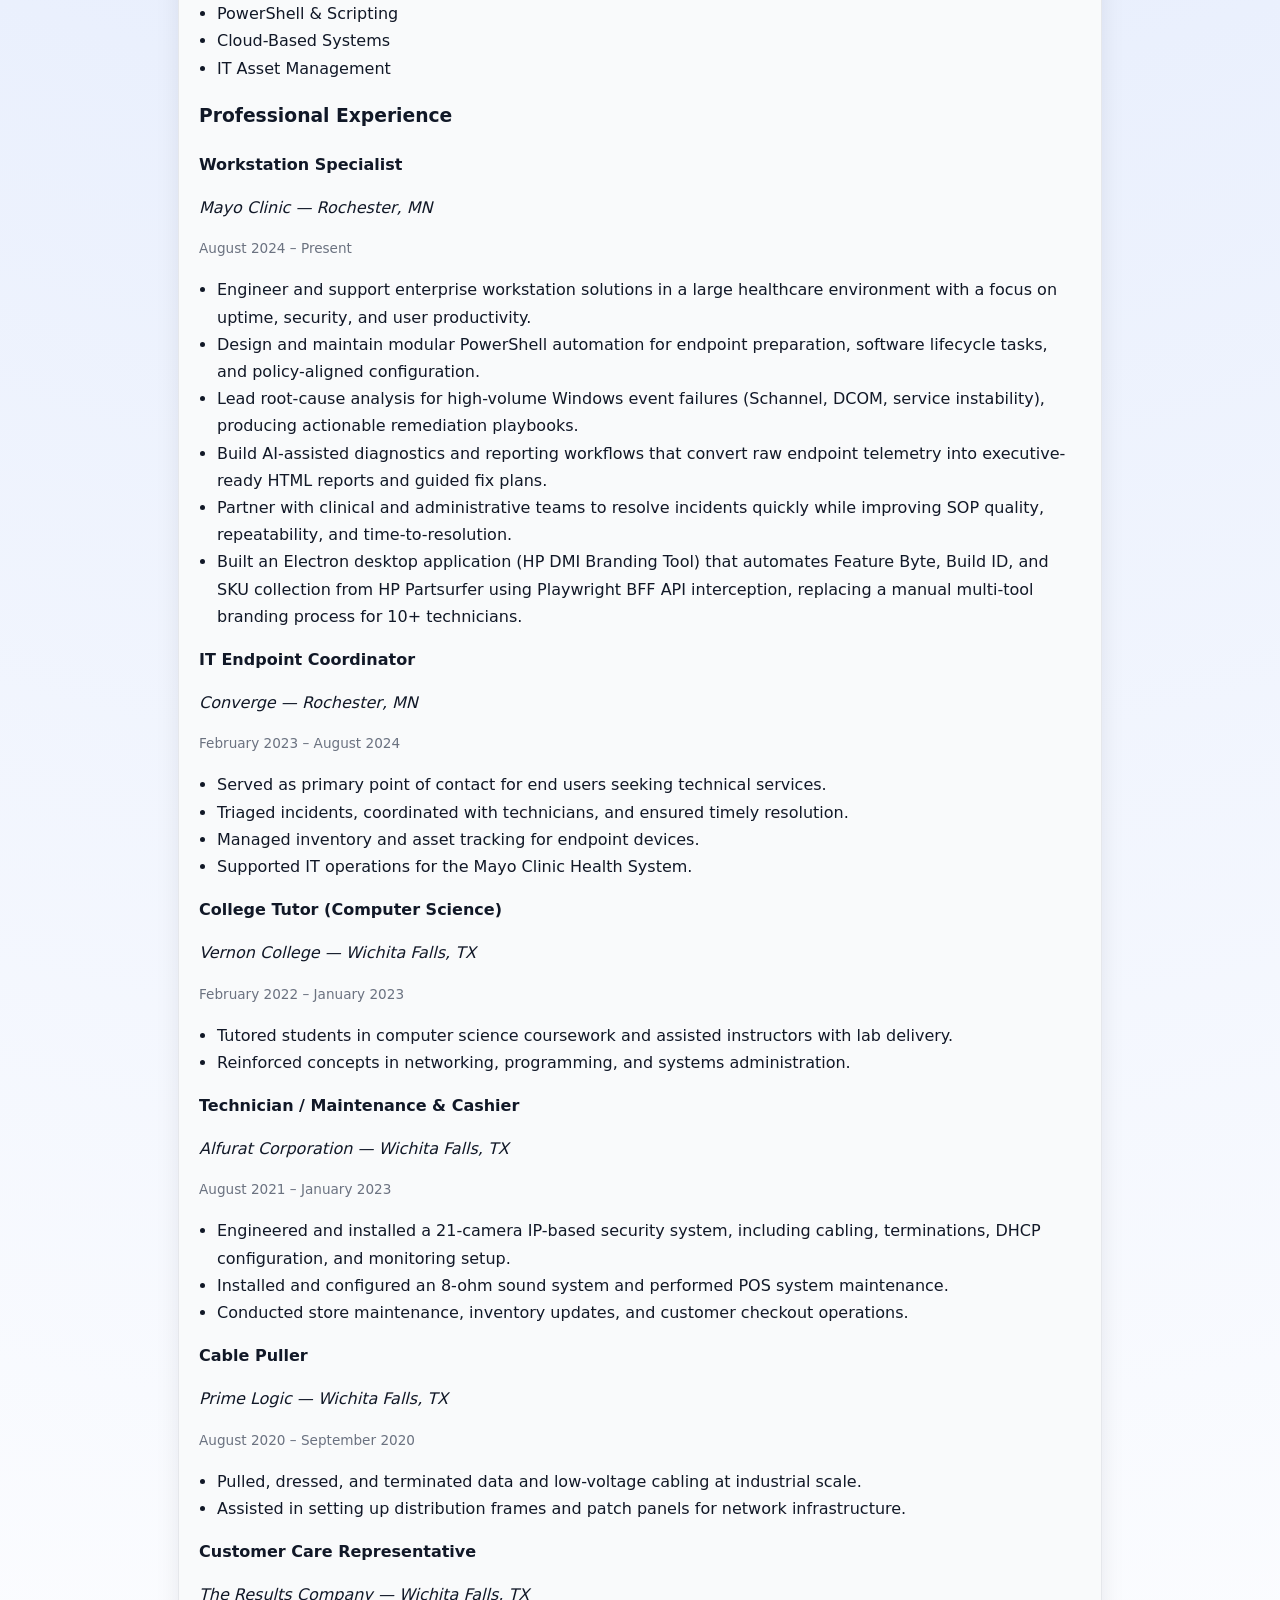
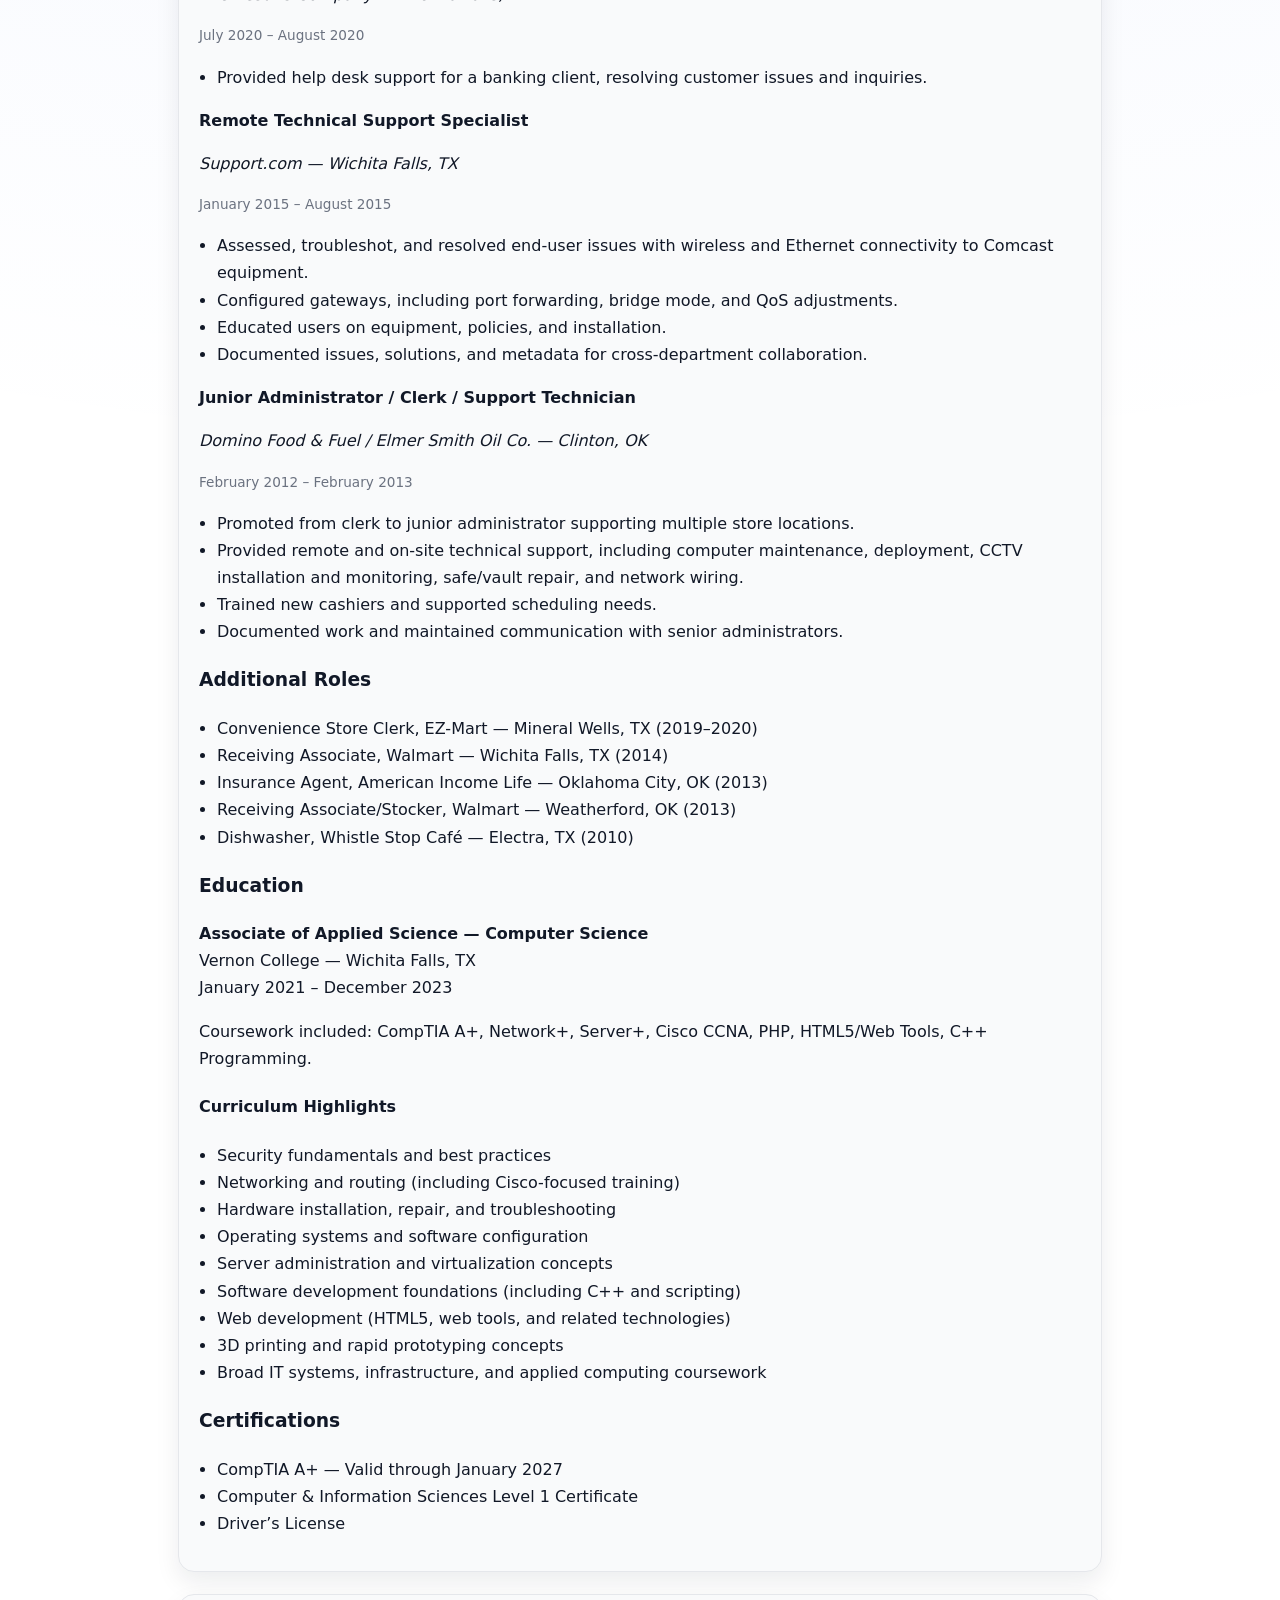
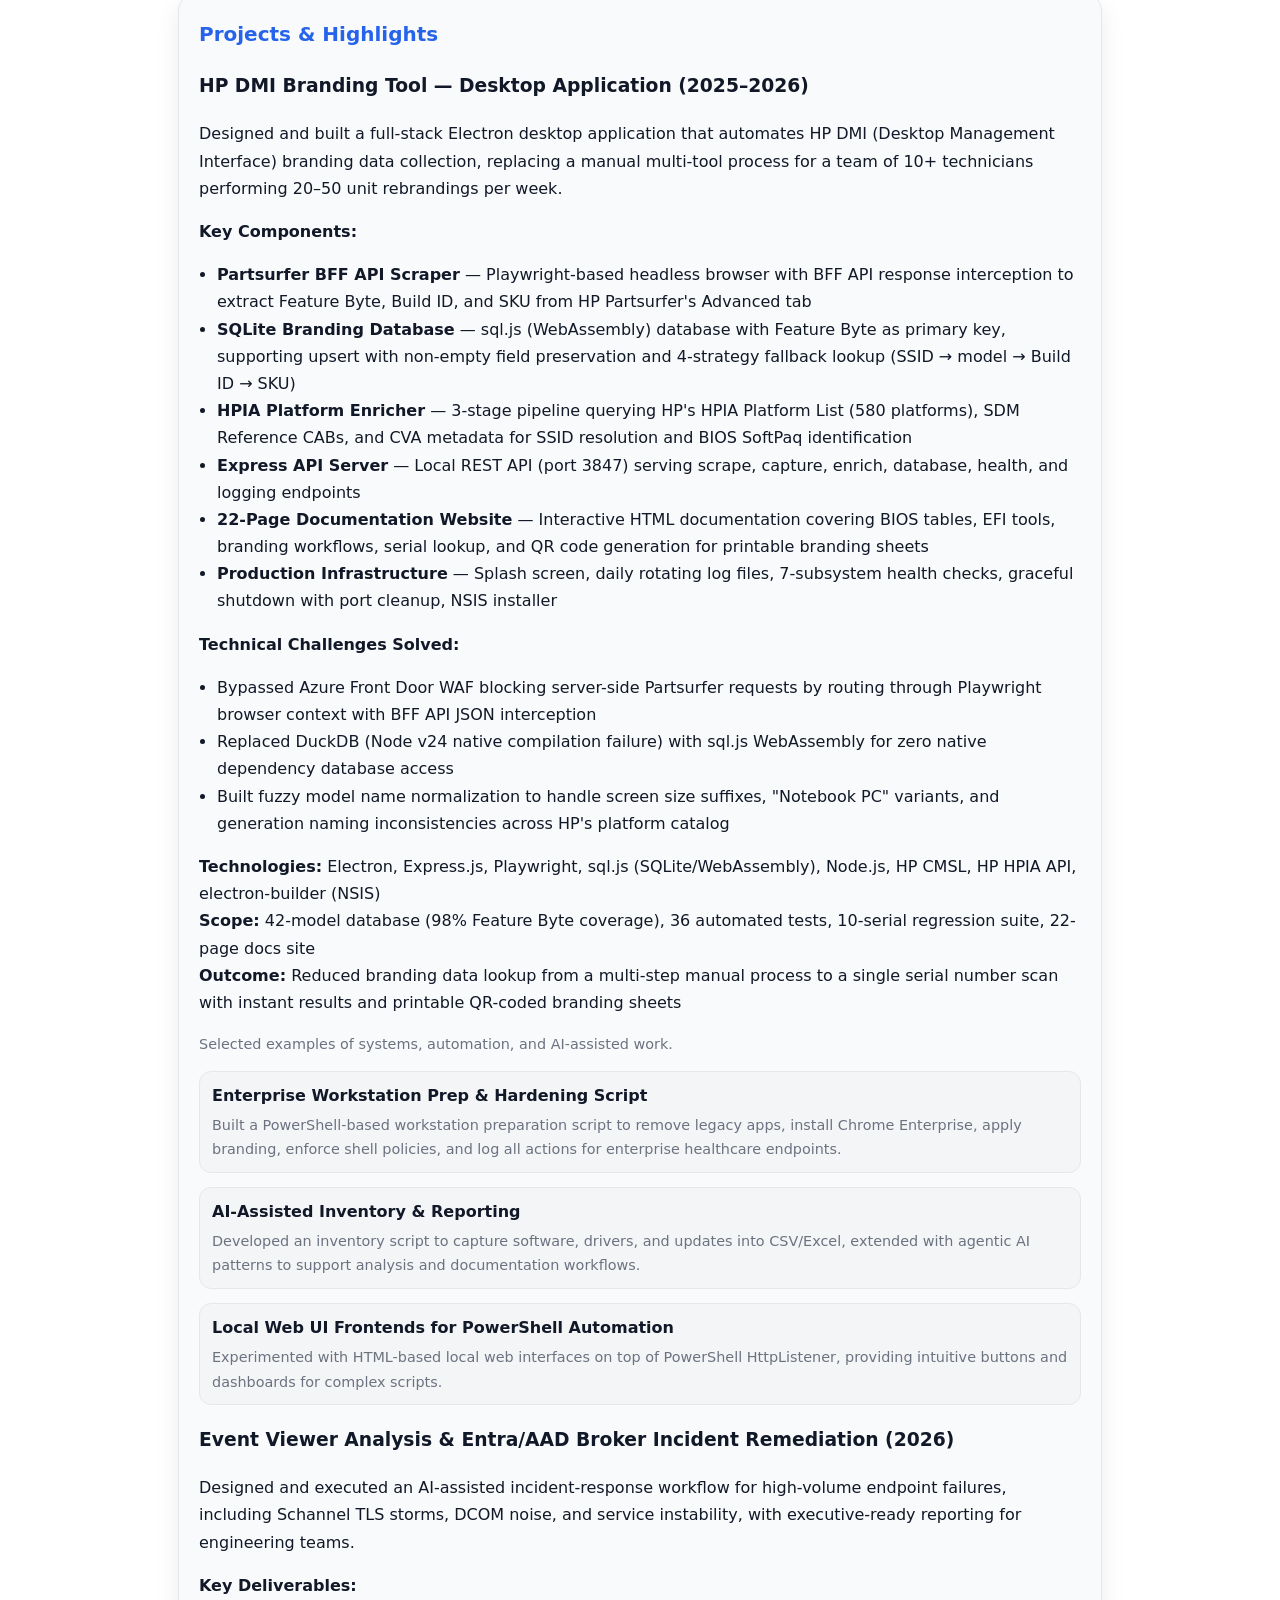
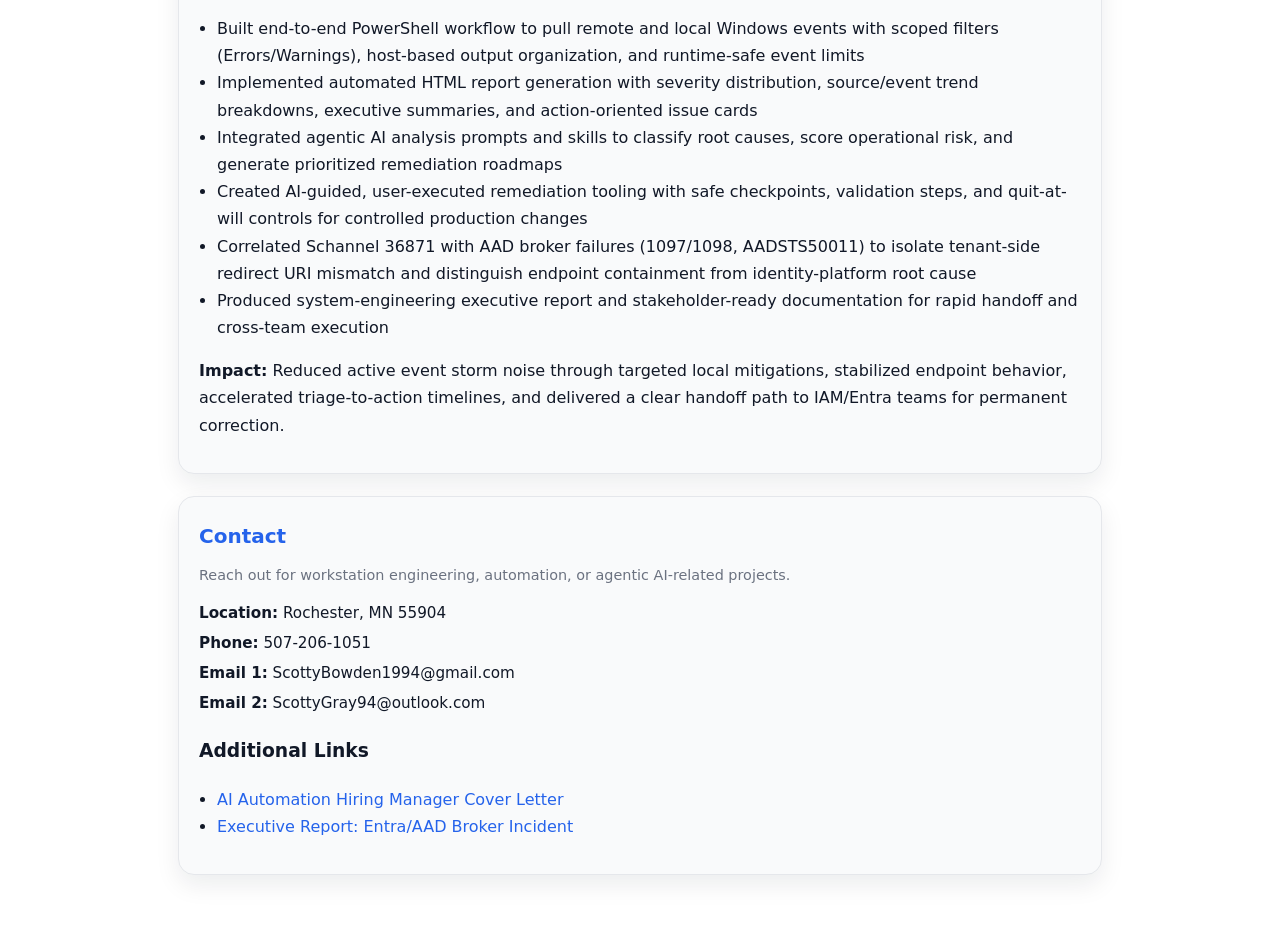
<file: Scotty-Bowden.html>
<!DOCTYPE html>
<html lang="en">
<head>
<meta charset="UTF-8" />
<title>Scotty Bowden – Resume</title>
<meta name="viewport" content="width=device-width, initial-scale=1.0" />

<style>
/* ===========================
   THEME: LIGHT/DARK VIA PREFS
   =========================== */
:root {
  --bg: #ffffff;
  --fg: #111827;
  --fg-muted: #6b7280;
  --nav-bg: rgba(249, 250, 251, 0.9);
  --card-bg: #f9fafb;
  --accent: #2563eb;
  --accent-soft: rgba(37,99,235,0.18);
  --accent-strong: #1d4ed8;
  --border: #e5e7eb;
  --shadow-soft: 0 10px 25px rgba(15, 23, 42, 0.08);
}

@media (prefers-color-scheme: dark) {
  :root {
    --bg: #020617;
    --fg: #e5e7eb;
    --fg-muted: #9ca3af;
    --nav-bg: rgba(15, 23, 42, 0.95);
    --card-bg: #0b1120;
    --accent: #60a5fa;
    --accent-soft: rgba(96,165,250,0.18);
    --accent-strong: #93c5fd;
    --border: #1f2937;
    --shadow-soft: 0 10px 25px rgba(15, 23, 42, 0.8);
  }
}

/* ===========================
   BASE
   =========================== */
* {
  box-sizing: border-box;
}

html {
  scroll-behavior: smooth;
}

body {
  margin: 0;
  font-family: system-ui, -apple-system, BlinkMacSystemFont, "Segoe UI", sans-serif;
  background: radial-gradient(circle at top, rgba(37,99,235,0.18), transparent 50%), var(--bg);
  color: var(--fg);
  line-height: 1.7;
}

/* ===========================
   NAVBAR
   =========================== */
.navbar {
  position: sticky;
  top: 0;
  z-index: 20;
  background: var(--nav-bg);
  backdrop-filter: blur(12px);
  border-bottom: 1px solid var(--border);
}

.navbar-inner {
  max-width: 960px;
  margin: 0 auto;
  padding: 10px 18px;
  display: flex;
  align-items: center;
  justify-content: space-between;
}

.nav-brand {
  font-weight: 700;
  letter-spacing: 0.03em;
}

.nav-links a {
  margin-left: 18px;
  font-size: 0.95rem;
  text-decoration: none;
  color: var(--fg-muted);
}

.nav-links a:hover {
  color: var(--accent);
}

/* ===========================
   LAYOUT
   =========================== */
.main {
  max-width: 960px;
  margin: 0 auto;
  padding: 24px 18px 48px;
}

/* ===========================
   HERO (SINGLE COLUMN)
   =========================== */
.hero-section {
  border-radius: 16px;
  background: var(--card-bg);
  padding: 22px 20px 22px;
  margin: 22px 0;
  box-shadow: var(--shadow-soft);
  border: 1px solid var(--border);
}

.hero {
  text-align: center;
}

.hero h1 {
  margin: 0 0 8px;
  font-size: 2.4rem;
}

.hero p.subtitle {
  margin: 6px 0 18px;
  color: var(--fg-muted);
}

.hero-badges {
  margin-bottom: 16px;
}

.hero-badges span {
  display: inline-block;
  margin: 0 6px 6px 0;
  padding: 4px 10px;
  border-radius: 999px;
  background: var(--accent-soft);
  color: var(--accent-strong);
  font-size: 0.75rem;
  text-transform: uppercase;
  letter-spacing: 0.06em;
}

.hero-actions {
  margin-top: 4px;
  display: flex;
  flex-wrap: wrap;
  justify-content: center;
  gap: 10px;
}

.btn-primary, .btn-ghost {
  display: inline-flex;
  align-items: center;
  justify-content: center;
  padding: 8px 16px;
  border-radius: 999px;
  font-size: 0.9rem;
  cursor: pointer;
  border: none;
  text-decoration: none;
}

.btn-primary {
  background: var(--accent);
  color: #ffffff;
  box-shadow: var(--shadow-soft);
}

.btn-primary:hover {
  background: var(--accent-strong);
}

.btn-ghost {
  background: transparent;
  color: var(--accent);
  border: 1px solid var(--accent-soft);
}

.btn-ghost:hover {
  border-color: var(--accent);
}

/* ===========================
   CONTENT SECTIONS
   =========================== */
section.content-section {
  border-radius: 16px;
  background: var(--card-bg);
  padding: 22px 20px 18px;
  margin-bottom: 22px;
  box-shadow: var(--shadow-soft);
  border: 1px solid var(--border);
  opacity: 0;
  transform: translateY(14px);
  transition: opacity 0.6s ease, transform 0.6s ease;
}

section.content-section.visible {
  opacity: 1;
  transform: translateY(0);
}

section.content-section h2 {
  margin-top: 0;
  margin-bottom: 10px;
  font-size: 1.25rem;
  color: var(--accent);
}

.section-subtitle {
  margin-top: 0;
  margin-bottom: 14px;
  color: var(--fg-muted);
  font-size: 0.9rem;
}

ul {
  padding-left: 18px;
}

/* Resume details */
.job-title {
  font-weight: 600;
}

.job-company {
  font-style: italic;
}

.date-range {
  font-size: 0.85rem;
  color: var(--fg-muted);
}

/* Projects cards */
.project-list {
  display: grid;
  grid-template-columns: minmax(0, 1fr);
  gap: 14px;
}

.project-card {
  padding: 10px 12px;
  border-radius: 12px;
  border: 1px solid var(--border);
  background: rgba(15,23,42,0.02);
}

.project-card h3 {
  margin: 0 0 4px;
  font-size: 1rem;
}

.project-card p {
  margin: 0;
  font-size: 0.9rem;
  color: var(--fg-muted);
}

/* Contact list */
.contact-list p {
  margin: 4px 0;
  font-size: 0.95rem;
}

/* Links */
a {
  color: var(--accent);
  text-decoration: none;
}
a:hover {
  color: var(--accent-strong);
  text-decoration: underline;
}

/* ===========================
   RESPONSIVE
   =========================== */
@media (max-width: 768px) {
  .hero h1 {
    font-size: 2rem;
  }
}

/* ============================================
   PRINT STYLES — CLEAN RESUME-FRIENDLY OUTPUT
   ============================================ */
@media print {

  /* Hide everything by default */
  body * {
    visibility: hidden !important;
  }

  /* Show only the resume section and its children */
  #resume, #resume * {
    visibility: visible !important;
  }

  /* Resume should take the full page */
  #resume {
    position: absolute;
    top: 0;
    left: 0;
    padding: 30px;
    width: 100%;
    background: #ffffff !important;
    color: #000000 !important;
    box-shadow: none !important;
    border: none !important;
  }

  /* Hide nav, hero, and other sections explicitly */
  header, .hero-section, #projects, #contact, #ai {
    display: none !important;
  }

  /* Disable animations in print */
  * {
    animation: none !important;
    transition: none !important;
  }
}
</style>
</head>

<body>
  <!-- NAVBAR -->
  <header class="navbar">
    <div class="navbar-inner">
      <div class="nav-brand">Scotty Bowden</div>
      <nav class="nav-links">
        <a href="#home">Home</a>
        <a href="#ai">AI &amp; Automation</a>
        <a href="#resume">Resume</a>
        <a href="#projects">Projects</a>
        <a href="#contact">Contact</a>
      </nav>
    </div>
  </header>

  <main class="main" id="home">
    <!-- HERO -->
    <section class="hero-section">
      <div class="hero">
        <h1>Scotty Bowden</h1>
        <p class="subtitle">
          Workstation Specialist • Endpoint Management • Agentic AI &amp; PowerShell
        </p>
        <div class="hero-badges">
          <span>Workstation Specialist</span>
          <span>Agentic AI</span>
          <span>PowerShell Automation</span>
        </div>
        <div class="hero-actions">
          <a class="btn-ghost" href="#resume">View Resume</a>
          <button class="btn-primary" onclick="window.print()">Print / Save as PDF</button>
        </div>
      </div>
    </section>

    <!-- AGENTIC AI & AUTOMATION -->
    <section id="ai" class="content-section">
      <h2>Agentic AI &amp; Automation Skills</h2>
      <p class="section-subtitle">
        Leveraging AI-driven reasoning and scripting to build practical tools for real-world IT operations.
      </p>
      <ul>
        <li>Designing agentic AI workflows for endpoint automation and inventory.</li>
        <li>Building AI-assisted PowerShell scripts and self-updating utilities.</li>
        <li>Creating HTML-based local web UIs on top of PowerShell automation engines.</li>
        <li>Using LLMs to accelerate SOP creation, documentation, and script refactoring.</li>
        <li>Prompt engineering tailored to troubleshooting, diagnostics, and workstation prep.</li>
      </ul>
    </section>

    <!-- RESUME -->
    <section id="resume" class="content-section">
      <h2>Resume</h2>
      <p class="section-subtitle">
        Summary of experience, skills, and education.
      </p>

      <!-- Contact & Header -->
      <h3>Contact</h3>
      <p>
        <strong>Location:</strong> Rochester, MN 55904<br />
        <strong>Phone:</strong> 507-206-1051<br />
        <strong>Email 1:</strong> ScottyBowden1994@gmail.com<br />
        <strong>Email 2:</strong> ScottyGray94@outlook.com
      </p>

      <!-- Summary -->
      <h3>Professional Summary</h3>
      <p>
        Workstation and endpoint engineering professional with a strong blend of enterprise support,
        PowerShell automation, and agentic AI workflow design. Experienced in building reliable,
        idempotent automation for healthcare endpoints, reducing manual effort, improving deployment
        consistency, and accelerating troubleshooting outcomes. Known for translating complex technical
        issues into actionable remediation plans, collaborating effectively with stakeholders, and
        delivering measurable operational improvements in high-uptime environments.
      </p>

      <!-- Core Competencies -->
      <h3>Core Competencies</h3>
      <ul>
        <li>IT Support &amp; Help Desk</li>
        <li>Endpoint Management</li>
        <li>Workstation Deployment</li>
        <li>Networking (TCP/IP, DHCP, DNS, Routing, Switching)</li>
        <li>Wireless &amp; Ethernet Troubleshooting</li>
        <li>Cabling &amp; Low-Voltage Installation</li>
        <li>Active Directory &amp; Windows Server</li>
        <li>Virtualization (VMware, Hyper-V, VirtualBox)</li>
        <li>Software Deployment &amp; Imaging</li>
        <li>Technical Documentation</li>
        <li>Customer Service &amp; De-escalation</li>
        <li>Linux &amp; Windows OS</li>
        <li>VPN, QoS, VoIP</li>
        <li>PowerShell &amp; Scripting</li>
        <li>Cloud-Based Systems</li>
        <li>IT Asset Management</li>
      </ul>

      <!-- Experience -->
      <h3>Professional Experience</h3>

      <p class="job-title">Workstation Specialist</p>
      <p class="job-company">Mayo Clinic — Rochester, MN</p>
      <p class="date-range">August 2024 – Present</p>
      <ul>
        <li>Engineer and support enterprise workstation solutions in a large healthcare environment with a focus on uptime, security, and user productivity.</li>
        <li>Design and maintain modular PowerShell automation for endpoint preparation, software lifecycle tasks, and policy-aligned configuration.</li>
        <li>Lead root-cause analysis for high-volume Windows event failures (Schannel, DCOM, service instability), producing actionable remediation playbooks.</li>
        <li>Build AI-assisted diagnostics and reporting workflows that convert raw endpoint telemetry into executive-ready HTML reports and guided fix plans.</li>
        <li>Partner with clinical and administrative teams to resolve incidents quickly while improving SOP quality, repeatability, and time-to-resolution.</li>
        <li>Built an Electron desktop application (HP DMI Branding Tool) that automates Feature Byte, Build ID, and SKU collection from HP Partsurfer using Playwright BFF API interception, replacing a manual multi-tool branding process for 10+ technicians.</li>
      </ul>

      <p class="job-title">IT Endpoint Coordinator</p>
      <p class="job-company">Converge — Rochester, MN</p>
      <p class="date-range">February 2023 – August 2024</p>
      <ul>
        <li>Served as primary point of contact for end users seeking technical services.</li>
        <li>Triaged incidents, coordinated with technicians, and ensured timely resolution.</li>
        <li>Managed inventory and asset tracking for endpoint devices.</li>
        <li>Supported IT operations for the Mayo Clinic Health System.</li>
      </ul>

      <p class="job-title">College Tutor (Computer Science)</p>
      <p class="job-company">Vernon College — Wichita Falls, TX</p>
      <p class="date-range">February 2022 – January 2023</p>
      <ul>
        <li>Tutored students in computer science coursework and assisted instructors with lab delivery.</li>
        <li>Reinforced concepts in networking, programming, and systems administration.</li>
      </ul>

      <p class="job-title">Technician / Maintenance &amp; Cashier</p>
      <p class="job-company">Alfurat Corporation — Wichita Falls, TX</p>
      <p class="date-range">August 2021 – January 2023</p>
      <ul>
        <li>Engineered and installed a 21-camera IP-based security system, including cabling, terminations, DHCP configuration, and monitoring setup.</li>
        <li>Installed and configured an 8-ohm sound system and performed POS system maintenance.</li>
        <li>Conducted store maintenance, inventory updates, and customer checkout operations.</li>
      </ul>

      <p class="job-title">Cable Puller</p>
      <p class="job-company">Prime Logic — Wichita Falls, TX</p>
      <p class="date-range">August 2020 – September 2020</p>
      <ul>
        <li>Pulled, dressed, and terminated data and low-voltage cabling at industrial scale.</li>
        <li>Assisted in setting up distribution frames and patch panels for network infrastructure.</li>
      </ul>

      <p class="job-title">Customer Care Representative</p>
      <p class="job-company">The Results Company — Wichita Falls, TX</p>
      <p class="date-range">July 2020 – August 2020</p>
      <ul>
        <li>Provided help desk support for a banking client, resolving customer issues and inquiries.</li>
      </ul>

      <p class="job-title">Remote Technical Support Specialist</p>
      <p class="job-company">Support.com — Wichita Falls, TX</p>
      <p class="date-range">January 2015 – August 2015</p>
      <ul>
        <li>Assessed, troubleshot, and resolved end-user issues with wireless and Ethernet connectivity to Comcast equipment.</li>
        <li>Configured gateways, including port forwarding, bridge mode, and QoS adjustments.</li>
        <li>Educated users on equipment, policies, and installation.</li>
        <li>Documented issues, solutions, and metadata for cross-department collaboration.</li>
      </ul>

      <p class="job-title">Junior Administrator / Clerk / Support Technician</p>
      <p class="job-company">Domino Food &amp; Fuel / Elmer Smith Oil Co. — Clinton, OK</p>
      <p class="date-range">February 2012 – February 2013</p>
      <ul>
        <li>Promoted from clerk to junior administrator supporting multiple store locations.</li>
        <li>Provided remote and on-site technical support, including computer maintenance, deployment, CCTV installation and monitoring, safe/vault repair, and network wiring.</li>
        <li>Trained new cashiers and supported scheduling needs.</li>
        <li>Documented work and maintained communication with senior administrators.</li>
      </ul>

      <h3>Additional Roles</h3>
      <ul>
        <li>Convenience Store Clerk, EZ-Mart — Mineral Wells, TX (2019–2020)</li>
        <li>Receiving Associate, Walmart — Wichita Falls, TX (2014)</li>
        <li>Insurance Agent, American Income Life — Oklahoma City, OK (2013)</li>
        <li>Receiving Associate/Stocker, Walmart — Weatherford, OK (2013)</li>
        <li>Dishwasher, Whistle Stop Café — Electra, TX (2010)</li>
      </ul>

      <!-- Education -->
      <h3>Education</h3>
      <p>
        <strong>Associate of Applied Science — Computer Science</strong><br />
        Vernon College — Wichita Falls, TX<br />
        January 2021 – December 2023
      </p>
      <p>
        Coursework included: CompTIA A+, Network+, Server+, Cisco CCNA, PHP, HTML5/Web Tools, C++ Programming.
      </p>

      <h4>Curriculum Highlights</h4>
      <ul>
        <li>Security fundamentals and best practices</li>
        <li>Networking and routing (including Cisco-focused training)</li>
        <li>Hardware installation, repair, and troubleshooting</li>
        <li>Operating systems and software configuration</li>
        <li>Server administration and virtualization concepts</li>
        <li>Software development foundations (including C++ and scripting)</li>
        <li>Web development (HTML5, web tools, and related technologies)</li>
        <li>3D printing and rapid prototyping concepts</li>
        <li>Broad IT systems, infrastructure, and applied computing coursework</li>
      </ul>

      <!-- Certifications -->
      <h3>Certifications</h3>
      <ul>
        <li>CompTIA A+ — Valid through January 2027</li>
        <li>Computer &amp; Information Sciences Level 1 Certificate</li>
        <li>Driver’s License</li>
      </ul>
    </section>

    <!-- PROJECTS -->
    <section id="projects" class="content-section">
      <h2>Projects &amp; Highlights</h2>
      <div class="project-item">
        <h3>HP DMI Branding Tool — Desktop Application <span class="date">(2025–2026)</span></h3>
        <p>Designed and built a full-stack Electron desktop application that automates HP DMI (Desktop Management Interface) branding data collection, replacing a manual multi-tool process for a team of 10+ technicians performing 20–50 unit rebrandings per week.</p>
        <p><strong>Key Components:</strong></p>
        <ul>
          <li><strong>Partsurfer BFF API Scraper</strong> — Playwright-based headless browser with BFF API response interception to extract Feature Byte, Build ID, and SKU from HP Partsurfer's Advanced tab</li>
          <li><strong>SQLite Branding Database</strong> — sql.js (WebAssembly) database with Feature Byte as primary key, supporting upsert with non-empty field preservation and 4-strategy fallback lookup (SSID → model → Build ID → SKU)</li>
          <li><strong>HPIA Platform Enricher</strong> — 3-stage pipeline querying HP's HPIA Platform List (580 platforms), SDM Reference CABs, and CVA metadata for SSID resolution and BIOS SoftPaq identification</li>
          <li><strong>Express API Server</strong> — Local REST API (port 3847) serving scrape, capture, enrich, database, health, and logging endpoints</li>
          <li><strong>22-Page Documentation Website</strong> — Interactive HTML documentation covering BIOS tables, EFI tools, branding workflows, serial lookup, and QR code generation for printable branding sheets</li>
          <li><strong>Production Infrastructure</strong> — Splash screen, daily rotating log files, 7-subsystem health checks, graceful shutdown with port cleanup, NSIS installer</li>
        </ul>
        <p><strong>Technical Challenges Solved:</strong></p>
        <ul>
          <li>Bypassed Azure Front Door WAF blocking server-side Partsurfer requests by routing through Playwright browser context with BFF API JSON interception</li>
          <li>Replaced DuckDB (Node v24 native compilation failure) with sql.js WebAssembly for zero native dependency database access</li>
          <li>Built fuzzy model name normalization to handle screen size suffixes, "Notebook PC" variants, and generation naming inconsistencies across HP's platform catalog</li>
        </ul>
        <p><strong>Technologies:</strong> Electron, Express.js, Playwright, sql.js (SQLite/WebAssembly), Node.js, HP CMSL, HP HPIA API, electron-builder (NSIS)<br>
        <strong>Scope:</strong> 42-model database (98% Feature Byte coverage), 36 automated tests, 10-serial regression suite, 22-page docs site<br>
        <strong>Outcome:</strong> Reduced branding data lookup from a multi-step manual process to a single serial number scan with instant results and printable QR-coded branding sheets</p>
      </div>

      <p class="section-subtitle">
        Selected examples of systems, automation, and AI-assisted work.
      </p>
      <div class="project-list">
        <div class="project-card">
          <h3>Enterprise Workstation Prep &amp; Hardening Script</h3>
          <p>
            Built a PowerShell-based workstation preparation script to remove legacy apps,
            install Chrome Enterprise, apply branding, enforce shell policies, and log all
            actions for enterprise healthcare endpoints.
          </p>
        </div>
        <div class="project-card">
          <h3>AI-Assisted Inventory &amp; Reporting</h3>
          <p>
            Developed an inventory script to capture software, drivers, and updates into CSV/Excel,
            extended with agentic AI patterns to support analysis and documentation workflows.
          </p>
        </div>
        <div class="project-card">
          <h3>Local Web UI Frontends for PowerShell Automation</h3>
          <p>
            Experimented with HTML-based local web interfaces on top of PowerShell HttpListener,
            providing intuitive buttons and dashboards for complex scripts.
          </p>
        </div>
        </div>
        <div class="project-item">
          <h3>Event Viewer Analysis &amp; Entra/AAD Broker Incident Remediation <span class="date">(2026)</span></h3>
          <p>Designed and executed an AI-assisted incident-response workflow for high-volume endpoint failures, including Schannel TLS storms, DCOM noise, and service instability, with executive-ready reporting for engineering teams.</p>
          <p><strong>Key Deliverables:</strong></p>
          <ul>
            <li>Built end-to-end PowerShell workflow to pull remote and local Windows events with scoped filters (Errors/Warnings), host-based output organization, and runtime-safe event limits</li>
            <li>Implemented automated HTML report generation with severity distribution, source/event trend breakdowns, executive summaries, and action-oriented issue cards</li>
            <li>Integrated agentic AI analysis prompts and skills to classify root causes, score operational risk, and generate prioritized remediation roadmaps</li>
            <li>Created AI-guided, user-executed remediation tooling with safe checkpoints, validation steps, and quit-at-will controls for controlled production changes</li>
            <li>Correlated Schannel 36871 with AAD broker failures (1097/1098, AADSTS50011) to isolate tenant-side redirect URI mismatch and distinguish endpoint containment from identity-platform root cause</li>
            <li>Produced system-engineering executive report and stakeholder-ready documentation for rapid handoff and cross-team execution</li>
          </ul>
          <p><strong>Impact:</strong> Reduced active event storm noise through targeted local mitigations, stabilized endpoint behavior, accelerated triage-to-action timelines, and delivered a clear handoff path to IAM/Entra teams for permanent correction.</p>
        </div>
    </section>

    <!-- CONTACT -->
    <section id="contact" class="content-section">
      <h2>Contact</h2>
      <p class="section-subtitle">
        Reach out for workstation engineering, automation, or agentic AI-related projects.
      </p>
      <div class="contact-list">
        <p><strong>Location:</strong> Rochester, MN 55904</p>
        <p><strong>Phone:</strong> 507-206-1051</p>
        <p><strong>Email 1:</strong> ScottyBowden1994@gmail.com</p>
        <p><strong>Email 2:</strong> ScottyGray94@outlook.com</p>
      </div>
      <h3>Additional Links</h3>
      <ul>
        <li><a href="AI-Automation-Hiring-Manager-Cover-Letter.md">AI Automation Hiring Manager Cover Letter</a></li>
        <li><a href="Executive-Report-Entra-AAD-Broker-Incident.md">Executive Report: Entra/AAD Broker Incident</a></li>
      </ul>
    </section>
  </main>

<script>
/*
  IntersectionObserver to add slide-in animation
  when sections come into view.
*/
document.addEventListener('DOMContentLoaded', () => {
  const sections = document.querySelectorAll('section.content-section');
  const observer = new IntersectionObserver((entries) => {
    entries.forEach(entry => {
      if (entry.isIntersecting) {
        entry.target.classList.add('visible');
      }
    });
  }, { threshold: 0.15 });

  sections.forEach(sec => observer.observe(sec));
});
</script>
</body>
</html>
</file>
<file: css/styles.css>
/* ===========================
   COLOR SCHEME & VARIABLES
   =========================== */

:root {
    /* Light mode colors */
    --bg-primary: #ffffff;
    --bg-secondary: #f8f9fa;
    --text-primary: #111827;
    --text-secondary: #6b7280;
    --accent: #2563eb;
    --accent-light: #3b82f6;
    --border: #e5e7eb;
    --shadow: rgba(0, 0, 0, 0.1);
    --success: #10b981;
    --warning: #f59e0b;
    --danger: #ef4444;

    /* Typography */
    --font-sans: -apple-system, BlinkMacSystemFont, 'Segoe UI', Roboto, 'Helvetica Neue', Arial, sans-serif;
    --font-mono: 'JetBrains Mono', 'Courier New', monospace;

    /* Spacing */
    --spacing-xs: 0.25rem;
    --spacing-sm: 0.5rem;
    --spacing-md: 1rem;
    --spacing-lg: 1.5rem;
    --spacing-xl: 2rem;
    --spacing-2xl: 3rem;

    /* Border Radius */
    --radius-sm: 0.375rem;
    --radius-md: 0.5rem;
    --radius-lg: 0.75rem;
}

/* Dark mode */
@media (prefers-color-scheme: dark) {
    :root {
        --bg-primary: #020617;
        --bg-secondary: #0f172a;
        --text-primary: #e5e7eb;
        --text-secondary: #9ca3af;
        --accent: #60a5fa;
        --accent-light: #93c5fd;
        --border: #1e293b;
        --shadow: rgba(0, 0, 0, 0.3);
    }
}

/* ===========================
   GLOBAL STYLES
   =========================== */

* {
    margin: 0;
    padding: 0;
    box-sizing: border-box;
}

html {
    scroll-behavior: smooth;
}

body {
    font-family: var(--font-sans);
    background-color: var(--bg-primary);
    color: var(--text-primary);
    line-height: 1.6;
    transition: background-color 0.3s ease, color 0.3s ease;
}

/* ===========================
   TYPOGRAPHY
   =========================== */

h1, h2, h3, h4, h5, h6 {
    font-weight: 600;
    line-height: 1.2;
    margin-bottom: var(--spacing-md);
}

h1 {
    font-size: 2.5rem;
}

h2 {
    font-size: 1.875rem;
}

h3 {
    font-size: 1.25rem;
}

p {
    margin-bottom: var(--spacing-md);
    color: var(--text-secondary);
}

a {
    color: var(--accent);
    text-decoration: none;
    transition: color 0.2s ease;
}

a:hover {
    color: var(--accent-light);
}

ul, ol {
    margin-left: var(--spacing-lg);
    margin-bottom: var(--spacing-md);
}

li {
    margin-bottom: var(--spacing-sm);
}

code {
    font-family: var(--font-mono);
    background-color: var(--bg-secondary);
    padding: 0.2rem 0.4rem;
    border-radius: var(--radius-sm);
    font-size: 0.9em;
}

/* ===========================
   CONTAINER & LAYOUT
   =========================== */

.container {
    max-width: 1200px;
    margin: 0 auto;
    padding: 0 var(--spacing-lg);
}

/* ===========================
   NAVIGATION
   =========================== */

.navbar {
    background-color: var(--bg-secondary);
    border-bottom: 1px solid var(--border);
    position: sticky;
    top: 0;
    z-index: 100;
    box-shadow: 0 1px 3px var(--shadow);
}

.nav-container {
    max-width: 1200px;
    margin: 0 auto;
    padding: var(--spacing-md) var(--spacing-lg);
    display: flex;
    justify-content: space-between;
    align-items: center;
}

.nav-brand {
    font-size: 1.25rem;
    font-weight: 700;
    color: var(--text-primary);
}

.nav-links {
    display: flex;
    list-style: none;
    gap: var(--spacing-xl);
    margin: 0;
}

.nav-links a {
    color: var(--text-secondary);
    font-size: 0.95rem;
    transition: color 0.2s ease;
}

.nav-links a:hover,
.nav-links a.active {
    color: var(--accent);
    font-weight: 500;
}

/* ===========================
   BUTTONS
   =========================== */

.btn {
    display: inline-block;
    padding: var(--spacing-sm) var(--spacing-lg);
    border-radius: var(--radius-md);
    font-weight: 500;
    text-align: center;
    transition: all 0.2s ease;
    border: 1px solid transparent;
}

.btn-primary {
    background-color: var(--accent);
    color: white;
}

.btn-primary:hover {
    background-color: var(--accent-light);
}

.btn-secondary {
    background-color: transparent;
    color: var(--accent);
    border: 1px solid var(--accent);
}

.btn-secondary:hover {
    background-color: var(--accent);
    color: white;
}

/* ===========================
   HERO SECTION
   =========================== */

.hero {
    min-height: calc(100vh - 70px);
    display: flex;
    align-items: center;
    justify-content: center;
    background: linear-gradient(135deg, var(--bg-secondary) 0%, var(--bg-primary) 100%);
    padding: var(--spacing-2xl) var(--spacing-lg);
    text-align: center;
}

.hero-content {
    max-width: 800px;
}

.hero h1 {
    font-size: 3rem;
    margin-bottom: var(--spacing-md);
    color: var(--text-primary);
}

.hero .subtitle {
    font-size: 1.5rem;
    color: var(--accent);
    margin-bottom: var(--spacing-md);
    font-weight: 600;
}

.hero .description {
    font-size: 1.1rem;
    margin-bottom: var(--spacing-2xl);
    color: var(--text-secondary);
    line-height: 1.8;
}

.hero-cta {
    display: flex;
    gap: var(--spacing-lg);
    justify-content: center;
    flex-wrap: wrap;
}

/* ===========================
   SECTIONS
   =========================== */

section {
    padding: var(--spacing-2xl) 0;
}

.page-header {
    text-align: center;
    margin-bottom: var(--spacing-2xl);
}

.page-header h1 {
    margin-bottom: var(--spacing-md);
}

.page-header p {
    font-size: 1.1rem;
}

/* ===========================
   HIGHLIGHTS SECTION
   =========================== */

.highlights {
    background-color: var(--bg-secondary);
}

.highlight-grid {
    display: grid;
    grid-template-columns: repeat(auto-fit, minmax(280px, 1fr));
    gap: var(--spacing-xl);
    margin-top: var(--spacing-xl);
}

.highlight-card {
    background-color: var(--bg-primary);
    padding: var(--spacing-xl);
    border-radius: var(--radius-lg);
    border: 1px solid var(--border);
    box-shadow: 0 1px 3px var(--shadow);
    transition: transform 0.2s ease, box-shadow 0.2s ease;
}

.highlight-card:hover {
    transform: translateY(-2px);
    box-shadow: 0 4px 12px var(--shadow);
}

.highlight-card h3 {
    color: var(--accent);
    margin-bottom: var(--spacing-md);
}

/* ===========================
   ABOUT SECTION
   =========================== */

.about {
    background-color: var(--bg-primary);
}

.about-content {
    max-width: 800px;
    margin: var(--spacing-xl) auto 0;
}

.about-content p {
    font-size: 1.05rem;
    line-height: 1.8;
    margin-bottom: var(--spacing-lg);
}

/* ===========================
   RESUME PAGE
   =========================== */

.resume-page {
    padding: var(--spacing-2xl) 0;
}

.resume-header {
    text-align: center;
    margin-bottom: var(--spacing-2xl);
    padding-bottom: var(--spacing-2xl);
    border-bottom: 2px solid var(--border);
}

.resume-header h1 {
    font-size: 2.5rem;
    margin-bottom: var(--spacing-md);
}

.location {
    color: var(--text-secondary);
    font-size: 1.1rem;
    margin-bottom: var(--spacing-md);
}

.resume-contact {
    display: flex;
    gap: var(--spacing-lg);
    justify-content: center;
    flex-wrap: wrap;
}

.resume-contact a {
    color: var(--accent);
    font-weight: 500;
}

.resume-section {
    margin-bottom: var(--spacing-2xl);
}

.resume-section h2 {
    color: var(--accent);
    border-bottom: 2px solid var(--accent);
    padding-bottom: var(--spacing-md);
    margin-bottom: var(--spacing-lg);
}

.competencies-grid {
    display: grid;
    grid-template-columns: repeat(auto-fit, minmax(250px, 1fr));
    gap: var(--spacing-xl);
    margin-top: var(--spacing-lg);
}

.competency-list h3 {
    color: var(--text-primary);
    font-size: 1rem;
    margin-bottom: var(--spacing-md);
}

.competency-list ul {
    list-style: none;
    margin-left: 0;
}

.competency-list li {
    padding-left: var(--spacing-lg);
    position: relative;
    margin-bottom: var(--spacing-sm);
}

.competency-list li:before {
    content: "▸";
    color: var(--accent);
    position: absolute;
    left: 0;
}

.experience-item {
    margin-bottom: var(--spacing-xl);
    padding-bottom: var(--spacing-xl);
    border-bottom: 1px solid var(--border);
}

.experience-item:last-child {
    border-bottom: none;
    padding-bottom: 0;
}

.experience-header {
    display: flex;
    flex-wrap: wrap;
    gap: var(--spacing-md);
    align-items: baseline;
    margin-bottom: var(--spacing-md);
}

.experience-header h3 {
    margin-bottom: 0;
    color: var(--text-primary);
}

.company {
    color: var(--accent);
    font-weight: 500;
}

.dates {
    color: var(--text-secondary);
    font-size: 0.9rem;
    margin-left: auto;
}

.experience-item ul {
    margin-left: var(--spacing-lg);
}

.education-item {
    margin-bottom: var(--spacing-lg);
}

.education-item h3 {
    margin-bottom: var(--spacing-sm);
}

.cert-list {
    list-style: none;
    margin-left: 0;
}

.cert-list li {
    padding-left: var(--spacing-lg);
    position: relative;
    margin-bottom: var(--spacing-md);
}

.cert-list li:before {
    content: "✓";
    color: var(--success);
    position: absolute;
    left: 0;
    font-weight: bold;
}

/* ===========================
   PROJECTS PAGE
   =========================== */

.projects-page {
    padding: var(--spacing-2xl) 0;
}

.projects-grid {
    display: grid;
    grid-template-columns: 1fr;
    gap: var(--spacing-xl);
    margin-top: var(--spacing-xl);
}

.project-card {
    background-color: var(--bg-secondary);
    border: 1px solid var(--border);
    border-radius: var(--radius-lg);
    padding: var(--spacing-xl);
    transition: all 0.3s ease;
}

.project-card:hover {
    border-color: var(--accent);
    box-shadow: 0 4px 12px var(--shadow);
}

.project-header {
    display: flex;
    flex-wrap: wrap;
    gap: var(--spacing-md);
    align-items: baseline;
    margin-bottom: var(--spacing-lg);
    padding-bottom: var(--spacing-lg);
    border-bottom: 1px solid var(--border);
}

.project-header h2 {
    margin-bottom: 0;
    color: var(--text-primary);
}

.project-status {
    background-color: var(--accent);
    color: white;
    padding: 0.25rem 0.75rem;
    border-radius: var(--radius-md);
    font-size: 0.85rem;
    font-weight: 600;
    white-space: nowrap;
}

.project-description {
    font-size: 1.05rem;
    color: var(--accent);
    margin-bottom: var(--spacing-lg);
    font-weight: 500;
}

.project-details {
    display: grid;
    gap: var(--spacing-lg);
}

.detail-section h4 {
    color: var(--text-primary);
    font-size: 1rem;
    margin-top: var(--spacing-lg);
    margin-bottom: var(--spacing-md);
}

.detail-section ul {
    margin-left: var(--spacing-lg);
}

.detail-section li {
    margin-bottom: var(--spacing-sm);
}

/* ===========================
   CONTACT SECTION
   =========================== */

.contact {
    background-color: var(--bg-secondary);
    text-align: center;
}

.contact-content {
    max-width: 600px;
    margin: 0 auto;
}

.contact-content p {
    font-size: 1.05rem;
    margin-bottom: var(--spacing-xl);
}

.contact-links {
    display: flex;
    gap: var(--spacing-lg);
    justify-content: center;
    flex-wrap: wrap;
}

.contact-link {
    padding: var(--spacing-md) var(--spacing-xl);
    border: 2px solid var(--accent);
    border-radius: var(--radius-md);
    color: var(--accent);
    font-weight: 600;
    transition: all 0.2s ease;
}

.contact-link:hover {
    background-color: var(--accent);
    color: white;
}

/* ===========================
   FOOTER
   =========================== */

.footer {
    background-color: var(--bg-secondary);
    border-top: 1px solid var(--border);
    padding: var(--spacing-xl) 0;
    text-align: center;
    color: var(--text-secondary);
    font-size: 0.9rem;
}

/* ===========================
   RESPONSIVE DESIGN
   =========================== */

@media (max-width: 768px) {
    h1 {
        font-size: 2rem;
    }

    h2 {
        font-size: 1.5rem;
    }

    .hero h1 {
        font-size: 2rem;
    }

    .hero .subtitle {
        font-size: 1.25rem;
    }

    .nav-links {
        gap: var(--spacing-lg);
        font-size: 0.9rem;
    }

    .hero-cta {
        flex-direction: column;
    }

    .btn {
        width: 100%;
    }

    .experience-header {
        flex-direction: column;
    }

    .dates {
        margin-left: 0;
    }

    .project-header {
        flex-direction: column;
    }

    .project-status {
        width: 100%;
        text-align: center;
    }

    .contact-links {
        flex-direction: column;
    }

    .contact-link {
        display: block;
    }
}

@media (max-width: 480px) {
    .container {
        padding: 0 var(--spacing-md);
    }

    h1 {
        font-size: 1.5rem;
    }

    h2 {
        font-size: 1.25rem;
    }

    .nav-container {
        padding: var(--spacing-md);
    }

    .nav-brand {
        font-size: 1rem;
    }

    .nav-links {
        gap: var(--spacing-md);
        font-size: 0.85rem;
    }

    section {
        padding: var(--spacing-xl) 0;
    }
}

/* ===========================
   PRINT STYLES
   =========================== */

@media print {
    .navbar,
    .footer,
    .hero-cta,
    .contact {
        display: none;
    }

    body {
        background-color: white;
        color: black;
    }

    .container {
        max-width: 100%;
    }

    a {
        color: #0066cc;
        text-decoration: underline;
    }

    .project-card {
        page-break-inside: avoid;
        border: 1px solid #ccc;
    }
}
</file>
